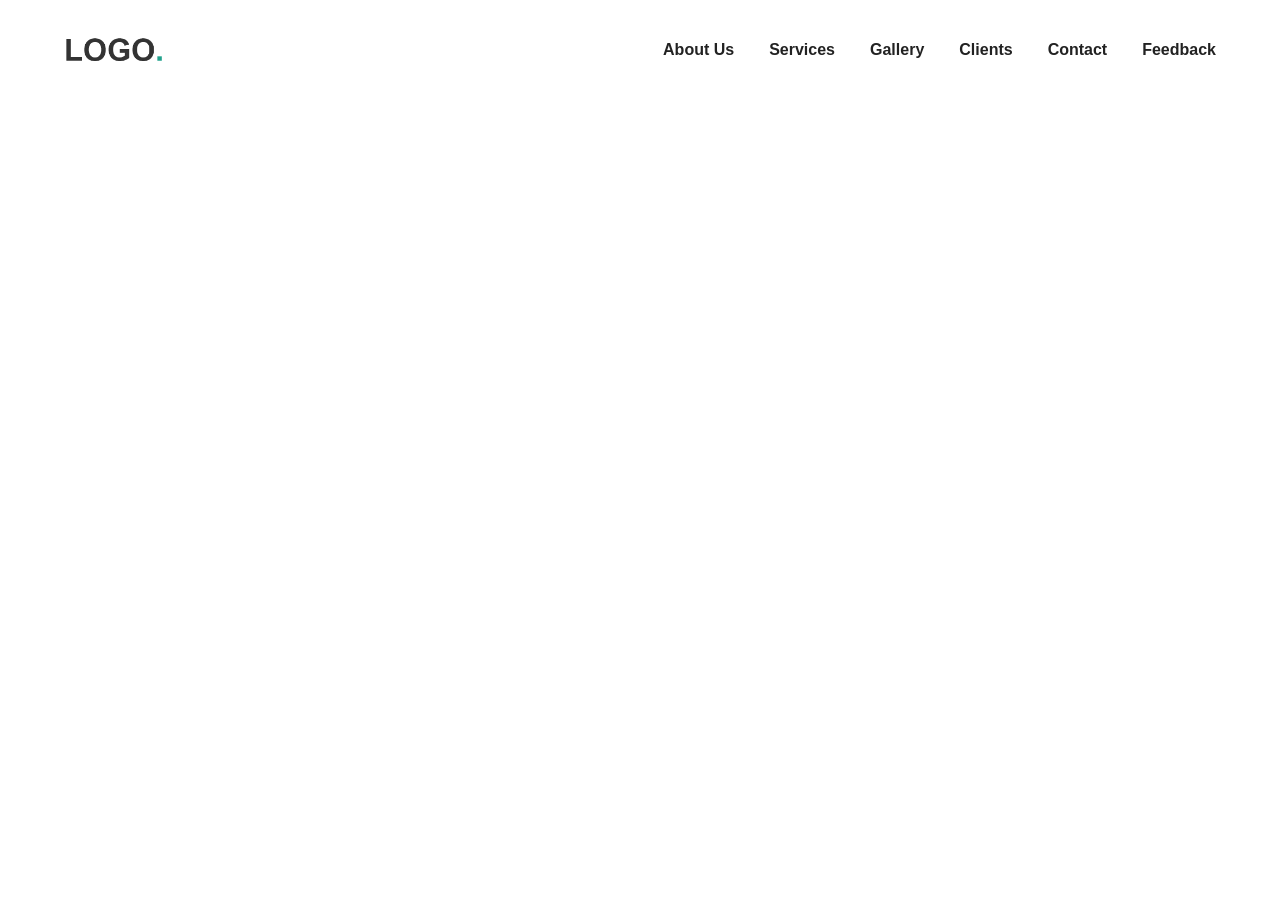
<file: hamburger-menu/index.html>
<!DOCTYPE html>
<html lang="en">
    <head>
        <meta charset="UTF-8" />
        <title>Hamburger Menu</title>
        <link rel="stylesheet" href="css/style.css" />
        <script src="js/app.js"></script>
    </head>
    <body>
        <header>
            <h1 class="left">
                <a href="#">
                    <img src="images/logo.png" alt="" />
                </a>
            </h1>
            <nav class="menu">
                <ul>
                    <li><a href="">About Us</a></li>
                    <li><a href="">Services</a></li>
                    <li><a href="">Gallery</a></li>
                    <li><a href="">Clients</a></li>
                    <li><a href="">Contact</a></li>
                    <li><a href="">Feedback</a></li>
                </ul>
            </nav>

            <a id="menu-icon">
                <img src="images/menu.svg" />
            </a>
            <nav id="mobile-menu">
                <ul>
                    <li><a href="">About Us</a></li>
                    <li><a href="">Services</a></li>
                    <li><a href="">Gallery</a></li>
                    <li><a href="">Clients</a></li>
                    <li><a href="">Contact</a></li>
                    <li><a href="">Feedback</a></li>
                </ul>
            </nav>
            <span class="close"><img src="images/close.svg" alt="" /></span>
        </header>
        <span class="overlay"></span>
    </body>
</html>
</file>
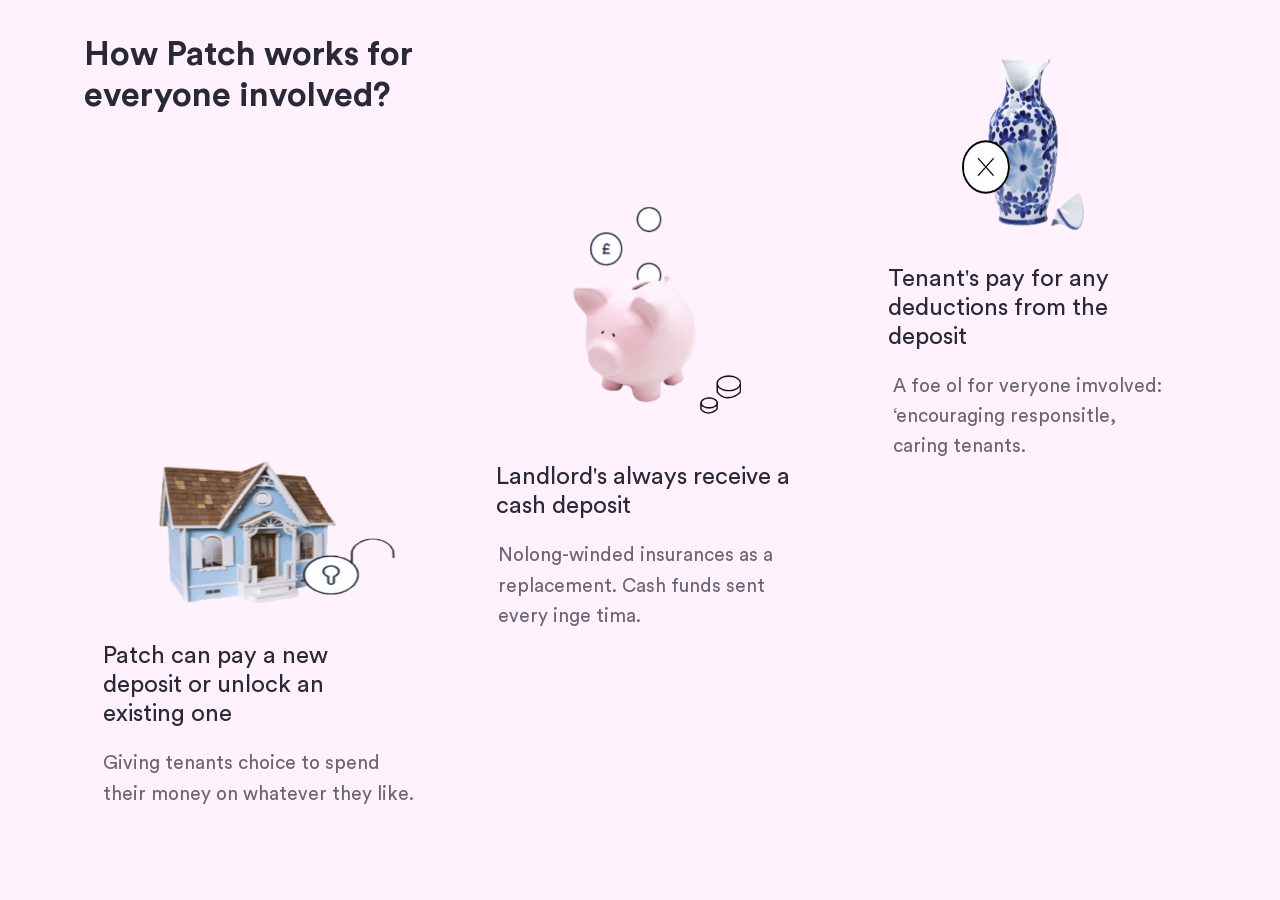
<file: main section/index.html>
<!DOCTYPE html>
<html lang="en">

<head>
	<meta charset="UTF-8">
	<title>Main Section</title>
	<link rel="stylesheet" href="css/style.css" type="text/css" />

	<link rel="icon" type="image/png" sizes="32x32" href="images/favicon.ico" />

	<meta name="viewport" content="width=device-width, initial-scale=1.0" />
	<meta property="og:image" content="" />
	<meta name="description" content="" />
	<meta name="keywords" content="" />
</head>

<body>
	<section id="main">
		<section class="wrapper">
			<div class="first-box">
				<div class="top">
					<h1>How Patch works for
						everyone involved?
					</h1>
				</div>
				<div class="bottom">
					<img src="images/image1.png" alt="image">
					<h2>Patch can pay a new deposit or
						unlock an existing one</h2>
					<p>Giving tenants choice to spend their money
						on whatever they like.</p>
				</div>
			</div>
			<div class="second-box">
				<img src="images/image2.png" alt="image">
				<h2>Landlord's always receive a cash
					deposit</h2>
				<p>Nolong-winded insurances as a
					replacement. Cash funds sent every inge
					tima.</p>
			</div>
			<div class="third-box">
				<img src="images/image3.png" alt="image">
				<h2>Tenant's pay for any deductions
					from the deposit</h2>
				<p>A foe ol for veryone imvolved:
					‘encouraging responsitle, caring tenants.</p>
			</div>
		</section>
	</section>
</body>

</html>
</file>
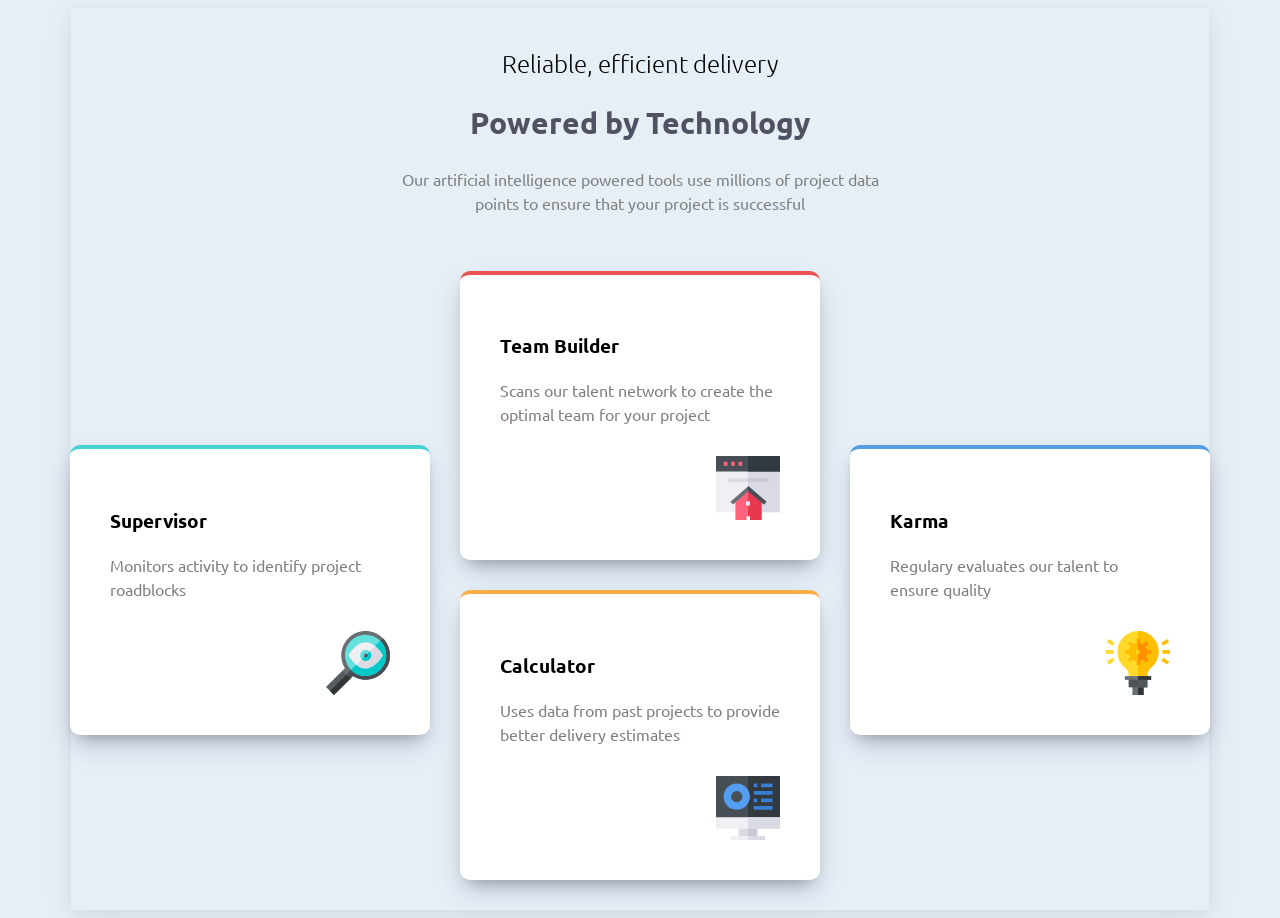
<file: 4 card features/features.html>
<!DOCTYPE html>
<html lang="en">
<head>
    <meta charset="UTF-8">
    <meta http-equiv="X-UA-Compatible" content="IE=edge">
    <meta name="viewport" content="width=device-width, initial-scale=1.0">
    <title>Features Section</title>
    <link rel="stylesheet" href="style.css">
    <!-- font imports -->
    <style>
        @import url('https://fonts.googleapis.com/css2?family=Ubuntu&display=swap');
    </style>
</head>
<body>
    <section id="features">
        <div class="wrapper">
            <div class="header">
                <h1>Reliable, efficient delivery</h1>
                <h2>Powered by Technology</h2>
                <p>Our artificial intelligence powered tools use millions of project data<br>points to ensure that your project is successful</p>
            </div>
            <div class="card-container">
                <div class="left">
                    <div class="card">
                        <h3>Supervisor</h3>
                        <p>Monitors activity to identify project roadblocks</p>
                        <div class="img-container">
                            <img src="./images/icon-supervisor.svg" alt="image">
                        </div>
                    </div>
                </div>
                <div class="middle">
                    <div class="card">
                        <h3>Team Builder</h3>
                        <p>Scans our talent network to create the optimal team for your project</p>
                        <div class="img-container">
                            <img src="./images/icon-team-builder.svg" alt="image">
                        </div>
                    </div>
                    <div class="card mid-second-card">
                        <h3>Calculator</h3>
                        <p>Uses data from past projects to provide better delivery estimates</p>
                        <div class="img-container">
                            <img src="./images/icon-calculator.svg" alt="image">
                        </div>
                    </div>
                </div>
                <div class="right">
                    <div class="card">
                        <h3>Karma</h3>
                        <p>Regulary evaluates our talent to ensure quality</p>
                        <div class="img-container">
                            <img src="./images/icon-karma.svg" alt="image">
                        </div>
                    </div>
                </div>
            </div>
        </div>
    </section>
</body>
</html>
</file>
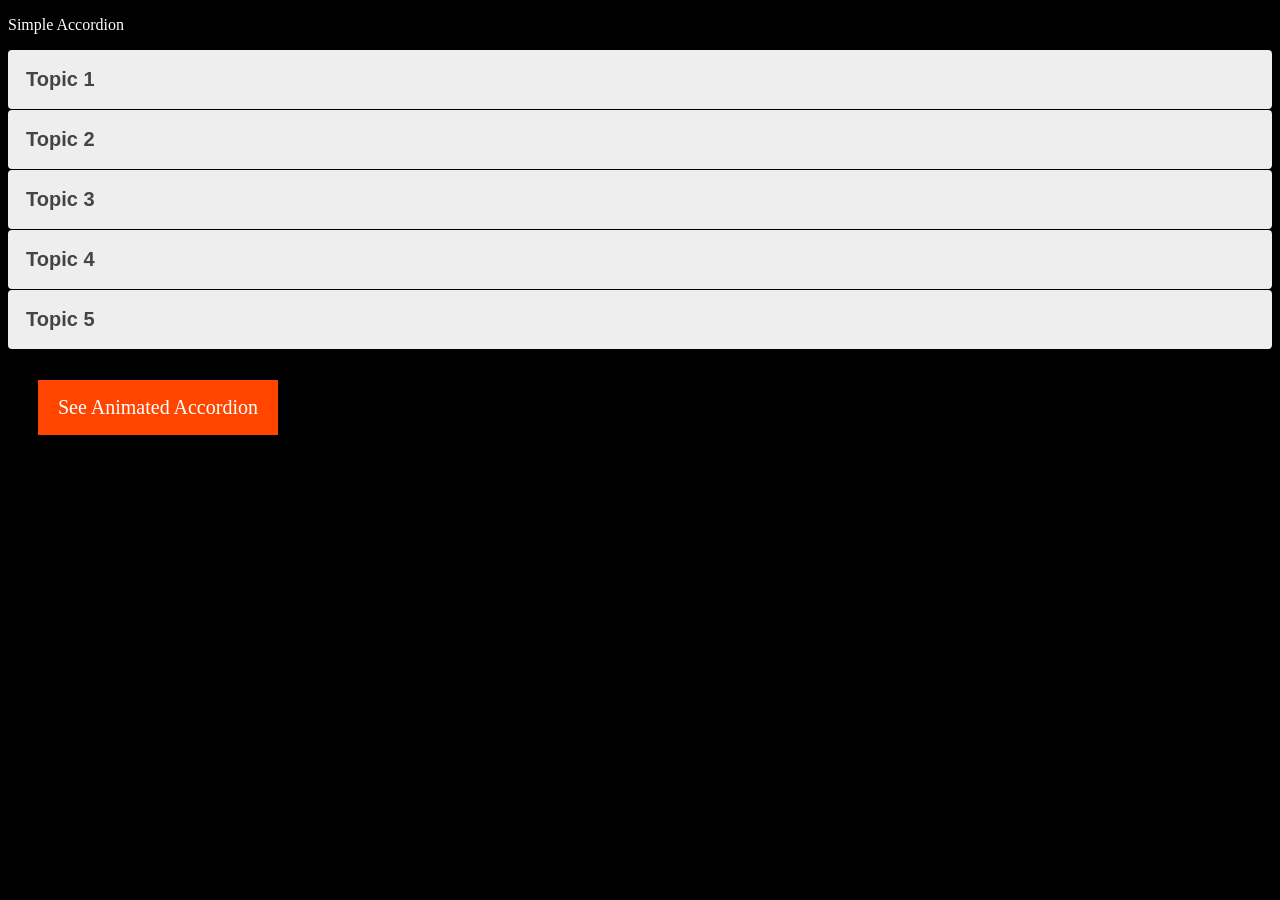
<file: accordion/accordion.html>
<!DOCTYPE html>
<html lang="en">
<head>
    <meta charset="UTF-8">
    <meta http-equiv="X-UA-Compatible" content="IE=edge">
    <meta name="viewport" content="width=device-width, initial-scale=1.0">

    <title>Accordion</title>
    <style>
        

        @import url('https://fonts.googleapis.com/css2?family=Acme&display=swap');

        body{
            color:white;
            background-color:#000;
        }


        .accordion{
            width: 100%;
            padding: 18px;
            background-color:#eee;
            color:#444;
            font-size: 20px;
            font-weight:bold;
            cursor: pointer;
            text-align: left;
            border: none;
            outline: none;
            transition: 0.4s;
            border-radius: 4px;
            margin-bottom: 1px;
        }
        .accordion:hover, .active{
            background-color: #ccc;
        }
        .content-panel{
            padding: 0 18px;
            color:rgb(227, 253, 226);
            font-size: 20px;
            background-color: rgb(37, 34, 34);
            font-family: 'Acme', sans-serif;
            display: none;
            overflow: hidden;
            border-radius: 4px;
        }

        a.button{
            display: inline-block;
            margin: 30px;
            padding: 16px 20px;
            background-color:orangered;
            color:white;
            text-decoration:none;
            font-size: 20px;
        }

    </style>
</head>
<body>
    <p>Simple Accordion</p>
    <button class="accordion">Topic 1</button>
    <div class="content-panel">
        <p>Lorem ipsum dolor sit amet, consectetur adipisicing elit, sed do eiusmod tempor incididunt ut labore et dolore magna aliqua. Ut enim ad minim veniam, quis nostrud exercitation ullamco laboris nisi ut aliquip ex ea commodo consequat.</p>
    </div>

    <button class="accordion">Topic 2</button>
    <div class="content-panel">
        <p>Lorem ipsum dolor sit amet, consectetur adipisicing elit, sed do eiusmod tempor incididunt ut labore et dolore magna aliqua. Ut enim ad minim veniam, quis nostrud exercitation ullamco laboris nisi ut aliquip ex ea commodo consequat.</p>
    </div>

    <button class="accordion">Topic 3</button>
    <div class="content-panel">
        <p>Lorem ipsum dolor sit amet, consectetur adipisicing elit, sed do eiusmod tempor incididunt ut labore et dolore magna aliqua. Ut enim ad minim veniam, quis nostrud exercitation ullamco laboris nisi ut aliquip ex ea commodo consequat.</p>
    </div>

    <button class="accordion">Topic 4</button>
    <div class="content-panel">
        <p>Lorem ipsum dolor sit amet, consectetur adipisicing elit, sed do eiusmod tempor incididunt ut labore et dolore magna aliqua. Ut enim ad minim veniam, quis nostrud exercitation ullamco laboris nisi ut aliquip ex ea commodo consequat.</p>
    </div>

    <button class="accordion">Topic 5</button>
    <div class="content-panel">
        <p>Lorem ipsum dolor sit amet, consectetur adipisicing elit, sed do eiusmod tempor incididunt ut labore et dolore magna aliqua. Ut enim ad minim veniam, quis nostrud exercitation ullamco laboris nisi ut aliquip ex ea commodo consequat.</p>
    </div>

    <a href="animated-accordion.html" class="button">See Animated Accordion</a>

    <script>

        let accordion = document.getElementsByClassName("accordion");
        
        let i;

        for (i=0;i<accordion.length;i++){

            accordion[i].addEventListener("click", function(){

                 /* Toggle between adding and removing the "active" class,
                to highlight the button that controls the panel */
                this.classList.toggle("active");

                /* Toggle between hiding and showing the active panel */
                let content_panel = this.nextElementSibling;

                if(content_panel.style.display=="block"){
                    content_panel.style.display="none";
                }else{
                    content_panel.style.display="block";
                }
            });
        }

    </script>

</body>
</html>
</file>
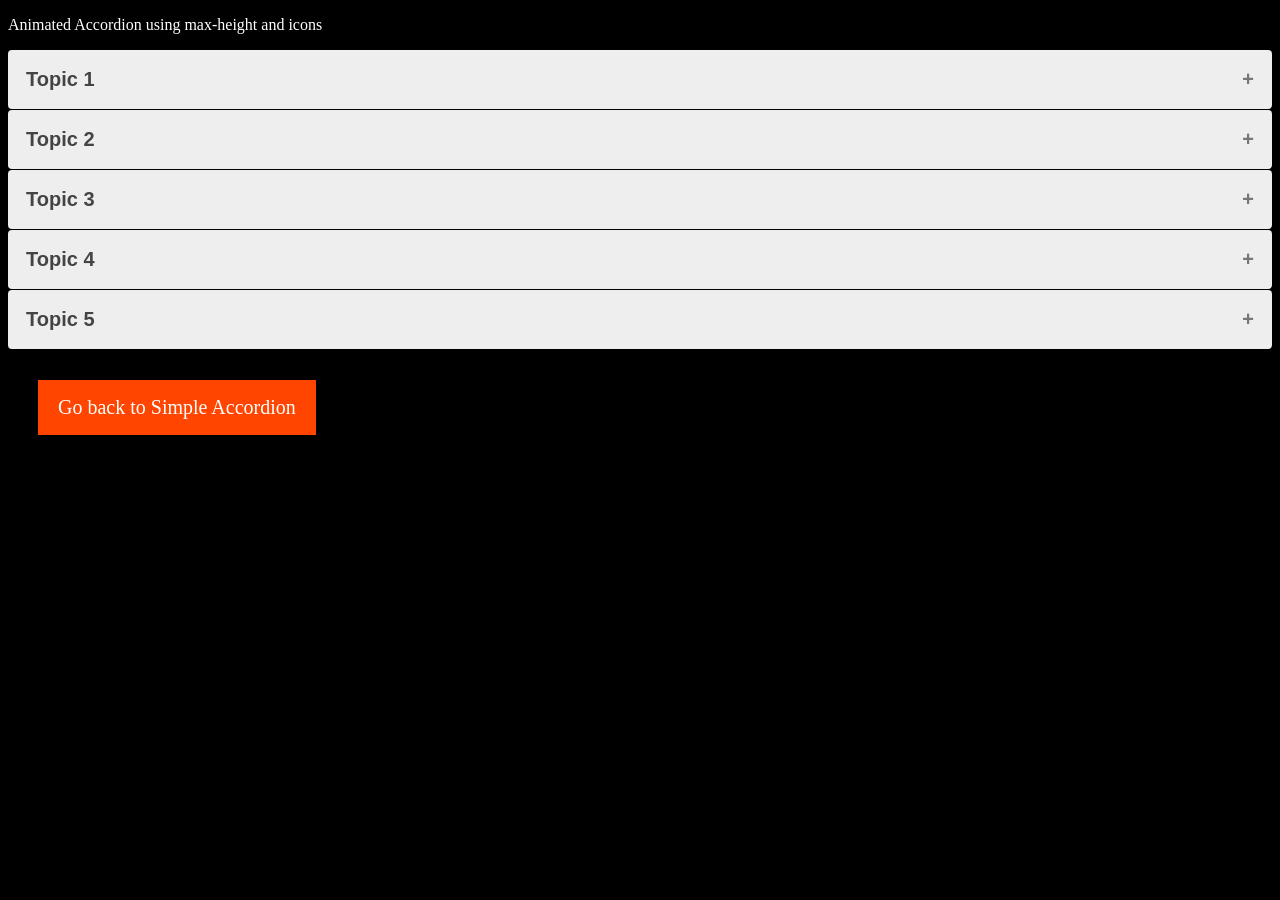
<file: accordion/animated-accordion.html>
<!DOCTYPE html>
<html lang="en">
<head>
    <meta charset="UTF-8">
    <meta http-equiv="X-UA-Compatible" content="IE=edge">
    <meta name="viewport" content="width=device-width, initial-scale=1.0">

    <title>Animated Accordion</title>
    <style>
        

        @import url('https://fonts.googleapis.com/css2?family=Acme&display=swap');

        body{
            color:white;
            background-color:#000;
        }


        .accordion{
            width: 100%;
            padding: 18px;
            background-color:#eee;
            color:#444;
            font-size: 20px;
            font-weight:bold;
            cursor: pointer;
            text-align: left;
            border: none;
            outline: none;
            transition: 0.4s;
            border-radius: 4px;
            margin-bottom: 1px;
        }
        .accordion:hover, .active{
            background-color: #ccc;
        }
        .accordion:after{
            content:'\002B';
            color: #777;
            font-weight: bold;
            float: right;
        }
        .active:after{
            content:'\2212';
        }
        .content-panel{
            padding: 0 18px;
            color:rgb(227, 253, 226);
            font-size: 20px;
            background-color: rgb(37, 34, 34);
            font-family: 'Acme', sans-serif;
            border-radius: 4px;
            max-height:0;
            overflow: hidden;
            transition: max-height 0.2s ease-out;
        }

        a.button{
            display: inline-block;
            margin: 30px;
            padding: 16px 20px;
            background-color:orangered;
            color:white;
            text-decoration:none;
            font-size: 20px;
        }

    </style>
</head>
<body>
    <p>Animated Accordion using max-height and icons</p>
    <button class="accordion">Topic 1</button>
    <div class="content-panel">
        <p>Lorem ipsum dolor sit amet, consectetur adipisicing elit, sed do eiusmod tempor incididunt ut labore et dolore magna aliqua. Ut enim ad minim veniam, quis nostrud exercitation ullamco laboris nisi ut aliquip ex ea commodo consequat.</p>
    </div>

    <button class="accordion">Topic 2</button>
    <div class="content-panel">
        <p>Lorem ipsum dolor sit amet, consectetur adipisicing elit, sed do eiusmod tempor incididunt ut labore et dolore magna aliqua. Ut enim ad minim veniam, quis nostrud exercitation ullamco laboris nisi ut aliquip ex ea commodo consequat.</p>
    </div>

    <button class="accordion">Topic 3</button>
    <div class="content-panel">
        <p>Lorem ipsum dolor sit amet, consectetur adipisicing elit, sed do eiusmod tempor incididunt ut labore et dolore magna aliqua. Ut enim ad minim veniam, quis nostrud exercitation ullamco laboris nisi ut aliquip ex ea commodo consequat.</p>
    </div>

    <button class="accordion">Topic 4</button>
    <div class="content-panel">
        <p>Lorem ipsum dolor sit amet, consectetur adipisicing elit, sed do eiusmod tempor incididunt ut labore et dolore magna aliqua. Ut enim ad minim veniam, quis nostrud exercitation ullamco laboris nisi ut aliquip ex ea commodo consequat.</p>
    </div>

    <button class="accordion">Topic 5</button>
    <div class="content-panel">
        <p>Lorem ipsum dolor sit amet, consectetur adipisicing elit, sed do eiusmod tempor incididunt ut labore et dolore magna aliqua. Ut enim ad minim veniam, quis nostrud exercitation ullamco laboris nisi ut aliquip ex ea commodo consequat.</p>
    </div>

    <a href="accordion.html" class="button">Go back to Simple Accordion</a>

    <script>

        let accordion = document.getElementsByClassName("accordion");
        
        let i;

        for (i=0;i<accordion.length;i++){

            accordion[i].addEventListener("click", function(){

            
                this.classList.toggle("active");

                let content_panel = this.nextElementSibling;

                if(content_panel.style.maxHeight){
                    content_panel.style.maxHeight = null;
                }else{
                    content_panel.style.maxHeight = content_panel.scrollHeight + "px"; 
                }
            });
        }

    </script>

</body>
</html>
</file>
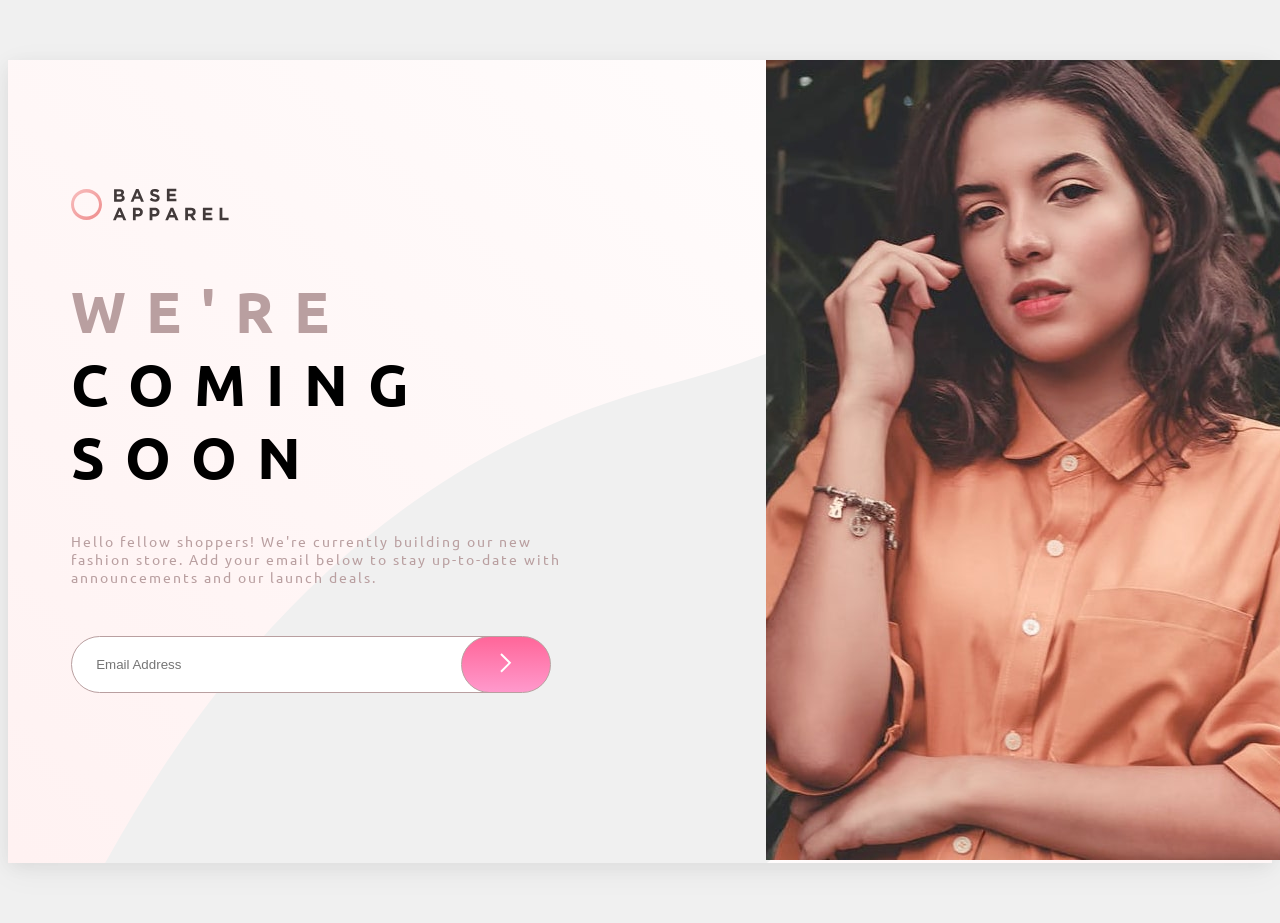
<file: coming soon page/coming-soon.html>
<!DOCTYPE html>
<html lang="en">
<head>
    <meta charset="UTF-8">
    <meta http-equiv="X-UA-Compatible" content="IE=edge">
    <meta name="viewport" content="width=device-width, initial-scale=1.0">
    <title>Coming Soon Page</title>
    <link rel="stylesheet" href="style.css">
    <!-- font imports -->
    <style>
        @import url('https://fonts.googleapis.com/css2?family=Ubuntu&display=swap');
    </style>
</head>
<body>
    <div class="main">
        <div class="wrapper">
            <div class="left">
                <h1><a href="#"><img src="./images/logo.svg" alt="logo"></a></h1>
                <h1><span>WE'RE<br></span>COMING<br>SOON<br></h1>
                <p>Hello fellow shoppers! We're currently building our new fashion store. 
                    Add your email below to stay up-to-date with announcements and our launch deals.
                </p>
                <div class="form-container">
                    <input type="text" name="email" placeholder="Email Address" value="">
                    <a href="#" class="button"><img src="./images/icon-arrow.svg" alt=""></a>
                </div>
            </div>
            <div class="right">
                <img src="./images/hero-desktop.jpg" alt="image">
            </div>
        </div>
    </div>
</body>
</html>
</file>
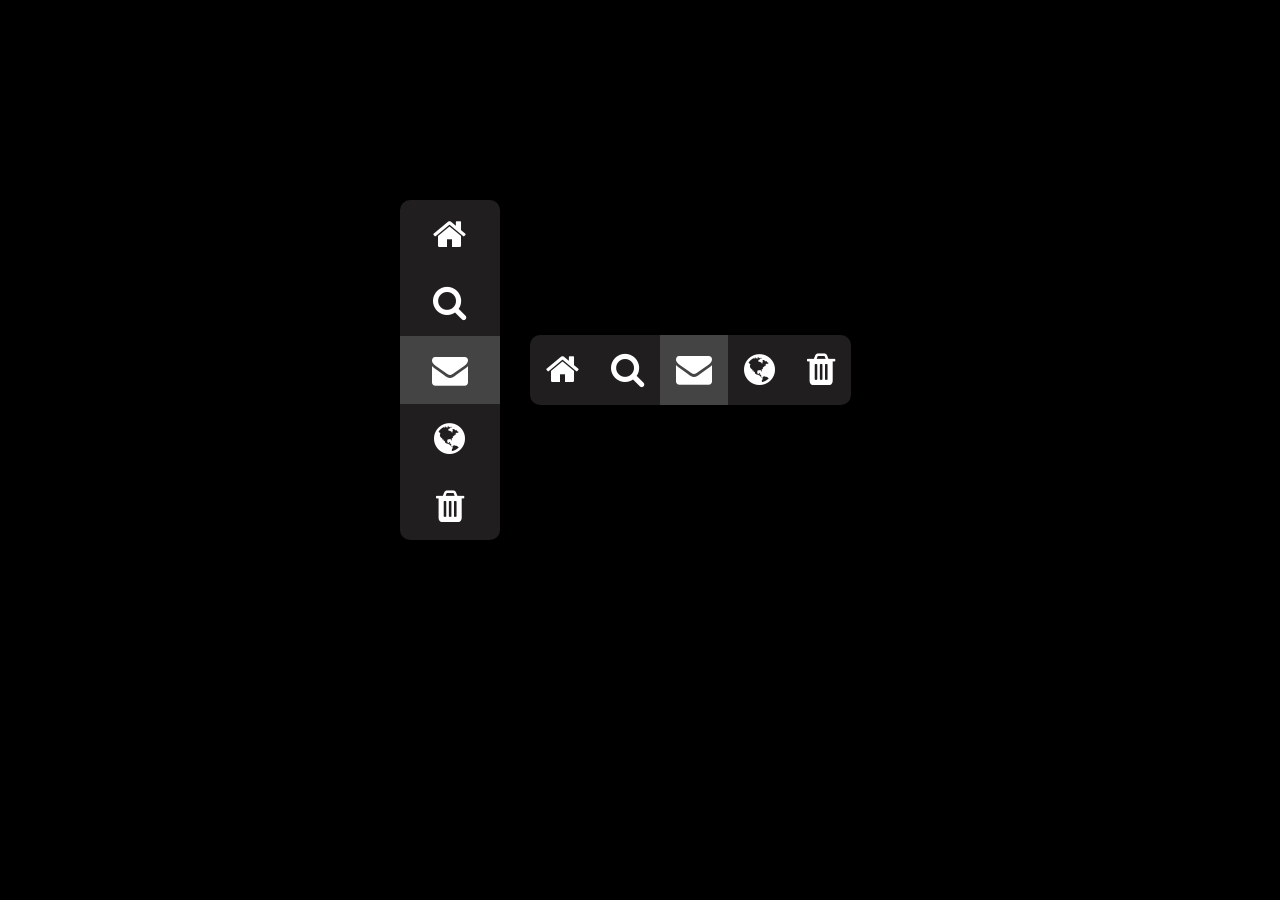
<file: icon-bar/iconbar.html>
<!DOCTYPE html>
<html lang="en">
<head>
    <meta charset="UTF-8">
    <meta http-equiv="X-UA-Compatible" content="IE=edge">
    <meta name="viewport" content="width=device-width, initial-scale=1.0">
    <title>Icon Bar</title>
    <!-- Add icon library -->
    <link rel="stylesheet" href="https://cdnjs.cloudflare.com/ajax/libs/font-awesome/4.7.0/css/font-awesome.min.css">
    <style>
        body{
            background-color: #000;
            display: flex;
            margin: 200px auto;
            justify-content: center;
            align-items: center;
        }
     
        .icon-bar{
            background-color:rgb(32, 30, 30);
            border-radius: 10px;
            margin-right: 30px;
        }

        .icon-bar a {
            color:rgb(255, 255, 255);
            font-size: 36px;
            display: flex;
            flex-direction: column;
            text-decoration: none;
            padding:16px;
            text-align: center;
            transition: all 0.3s ease;
        }
        .icon-bar a:hover{
            background-color:rgba(110, 110, 90, 0.945);
        }
        .icon-bar a.active{
            background-color:#444;
        }
        .vertical{
            display: flex;
            flex-direction: column;
            width: 100px;

        }
        .horizontal{
            display: flex;
            height:70px;
        }
    </style>
</head>
<body>
    <div class="icon-bar vertical">
        <a href="#"><i class="fa fa-home"></i></a>
        <a href="#"><i class="fa fa-search"></i></a>
        <a href="#" class="active"><i class="fa fa-envelope"></i></a>
        <a href="#"><i class="fa fa-globe"></i></a>
        <a href="#"><i class="fa fa-trash"></i></a>
    </div>
    <div class="icon-bar horizontal">
        <a href="#"><i class="fa fa-home"></i></a>
        <a href="#"><i class="fa fa-search"></i></a>
        <a href="#" class="active"><i class="fa fa-envelope"></i></a>
        <a href="#"><i class="fa fa-globe"></i></a>
        <a href="#"><i class="fa fa-trash"></i></a>
    </div>
</body>
</html>
</file>
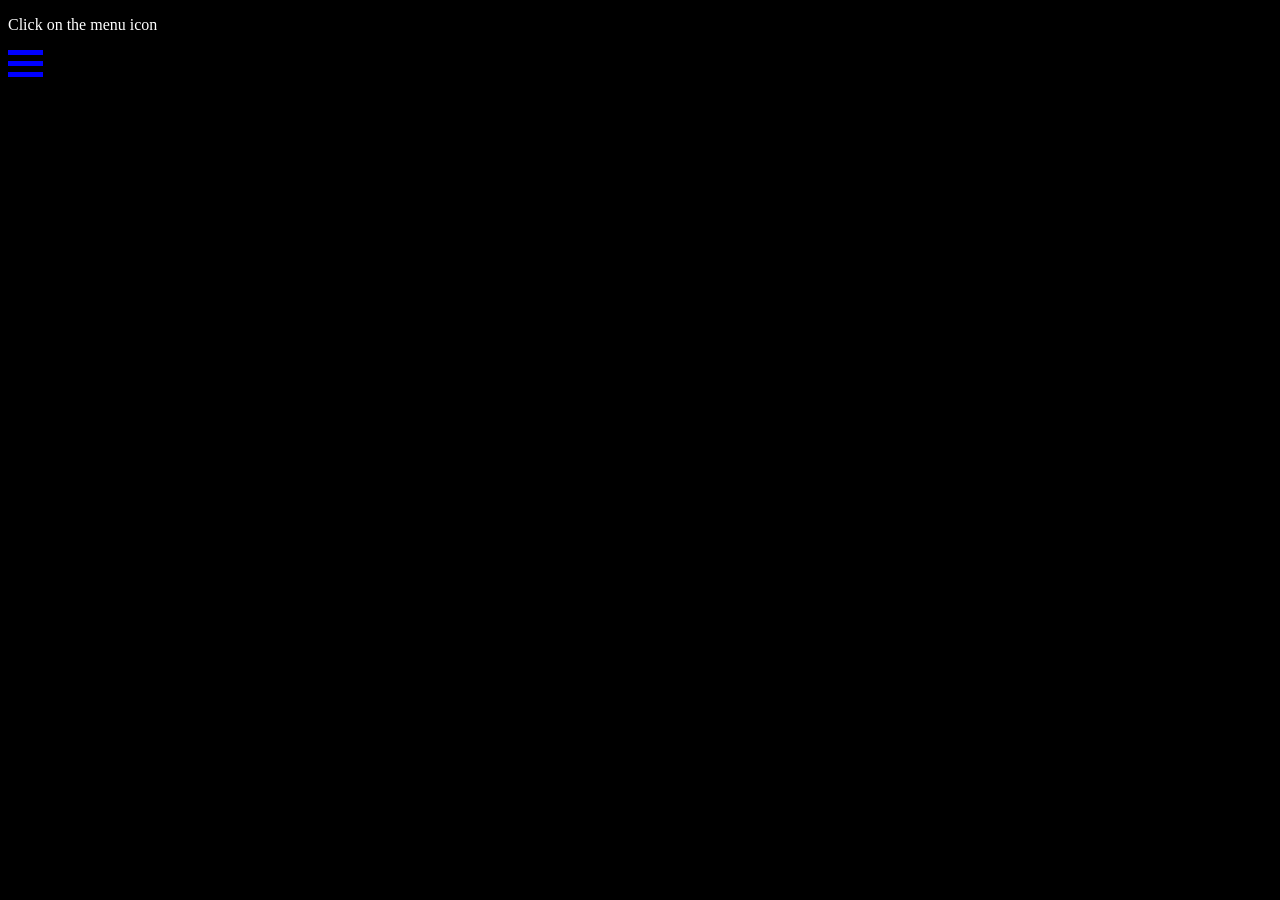
<file: menu icon/animated-menu-icon.html>
<!DOCTYPE html>
<html lang="en">
<head>
    <meta charset="UTF-8">
    <meta http-equiv="X-UA-Compatible" content="IE=edge">
    <meta name="viewport" content="width=device-width, initial-scale=1.0">
    <title>Menu Icon</title>
    <style>
        body{
            color: white;
            background-color:#000;
        }
        .container{
            cursor: pointer;
        }
        .bar1,.bar2,.bar3{
            width: 35px;
            height: 5px;
            background-color: blue;
            margin:6px 0;
            transition: 0.4s;
        }
        .change .bar1{
            transform: rotate(-45deg) translate(-9px, 6px);
        }
        .change .bar2{
            opacity: 0;
        }
        .change .bar3{
            transform: rotate(45deg) translate(-8px, -8px);
        }
    </style>
</head>
<body>
    <p>Click on the menu icon</p>
    <div class="container" onclick="myFunction(this)">
        <div class="bar1"></div>
        <div class="bar2"></div>
        <div class="bar3"></div>
    </div>

    <script>
        function myFunction(x) {
          x.classList.toggle("change");
        }
    </script>
</body>
</html>
</file>
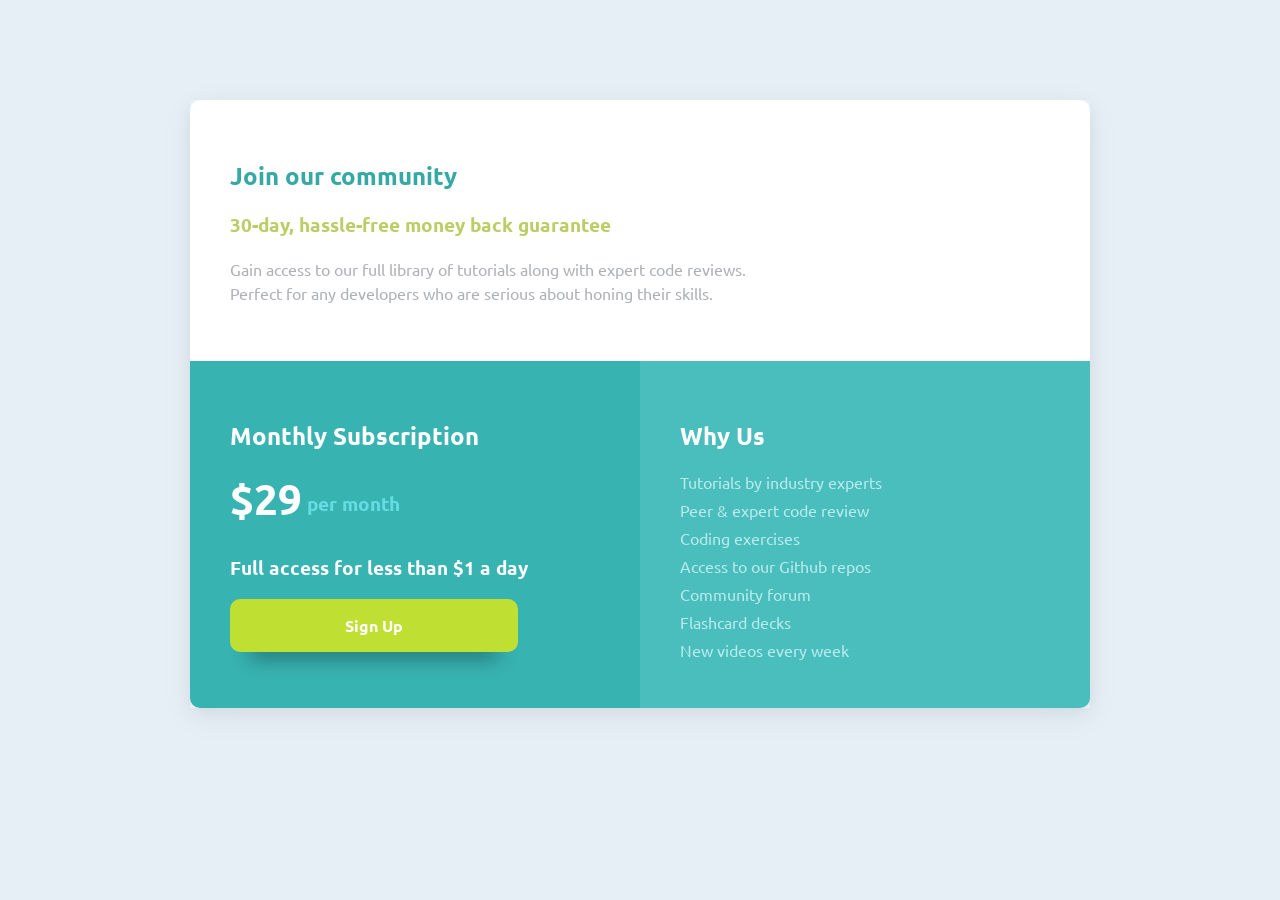
<file: price/price.html>
<!DOCTYPE html>
<html lang="en">
<head>
    <meta charset="UTF-8">
    <meta http-equiv="X-UA-Compatible" content="IE=edge">
    <meta name="viewport" content="width=device-width, initial-scale=1.0">
    <title>Price Section</title>
    <link rel="stylesheet" href="style.css">
    <!-- font imports -->
    <style>
        @import url('https://fonts.googleapis.com/css2?family=Ubuntu&display=swap');
    </style>
</head>
<body>
    <section id="price">
        <div class="wrapper">
            <div class="top">
                <h2>Join our community</h2>
                <h3>30-day, hassle-free money back guarantee</h3>
                <p>Gain access to our full library of tutorials along with expert code reviews.<br>Perfect for any developers who are serious about honing their skills.</p>
            </div>
            <div class="bottom">
                <div class="left">
                    <h2>Monthly Subscription</h2>
                    <div class="price-title">
                        <span>$29</span>
                        <h3>&nbsp;per month</h3>
                    </div>
                    <h3>Full access for less than $1 a day</h3>
                    <a href="#" class="button">Sign Up</a>
                </div>
                <div class="right">
                    <h2>Why Us</h2>
                    
                    <li>Tutorials by industry experts</li>
                    <li>Peer & expert code review</li>
                    <li>Coding exercises</li>
                    <li>Access to our Github repos</li>
                    <li>Community forum</li>
                    <li>Flashcard decks</li>
                    <li>New videos every week</li>
                    
                </div>
            </div>
        </div>
    </section>
</body>
</html>
</file>
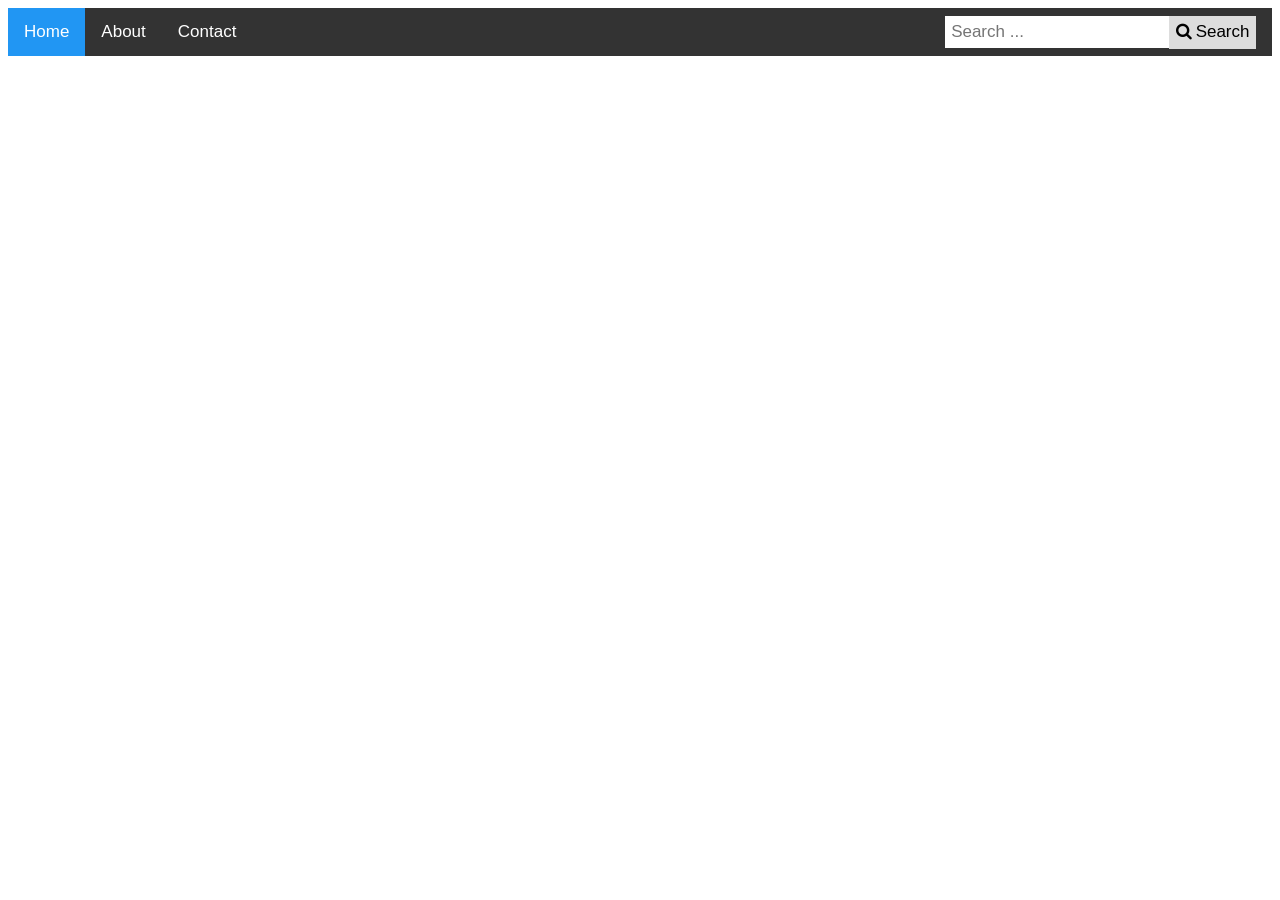
<file: search/search-bar.html>
<!DOCTYPE html>
<html lang="en">
<head>
    <meta charset="UTF-8">
    <meta http-equiv="X-UA-Compatible" content="IE=edge">
    <meta name="viewport" content="width=device-width, initial-scale=1.0">
    <link rel="stylesheet" href="https://cdnjs.cloudflare.com/ajax/libs/font-awesome/4.7.0/css/font-awesome.min.css">
    <title>Search Bar</title>
    <style>
        .top-nav{
            background-color: #333;
            overflow: hidden;
        }
        .top-nav a{
            float:left;
            display: block;
            color:white;
            text-align: center;
            padding: 14px 16px;
            text-decoration: none;
            font-size: 17px;
            font-family: 'Segoe UI', Tahoma, Geneva, Verdana, sans-serif;
        }
        .top-nav a:hover {
            background-color: #ddd;
            color: black;
        }

        .top-nav a.active {
            background-color: #2196F3;
            color: white;
        }
        .top-nav .search-container{
            float: right;
        }
        .top-nav input[type=text]{
            padding: 6px;
            margin-top: 8px;
            font-size: 17px;
            border: none;
            font-family: Verdana, Geneva, Tahoma, sans-serif
        }
        .top-nav .search-container button{
            float: right;
            padding: 6.5px;
            margin-top: 7.6px;
            margin-right: 16px;
            background: #ddd;
            font-size: 17px;
            border: none;
            cursor: pointer;
        }

        .top-nav .search-container button i span{
            font-family: 'Segoe UI', Tahoma, Geneva, Verdana, sans-serif;
        }
        .topnav .search-container button:hover {
            background: #ccc;
        }

        @media screen and (max-width: 600px) {
            .top-nav .search-container{
                float: none;
            }
            .top-nav a, .top-nav input[type=text], .top-nav .search-container button {
                float: none;
                display: block;
                text-align: left;
                margin: 0;
                width: 100%;
                padding: 14px;
            }
            .top-nav input[type=text] {
                border: 1px solid #ccc;
            }
        }
    </style>
</head>
<body>
    <div class="top-nav">
        <a href="#home" class="active">Home</a>
        <a href="#about">About</a>
        <a href="contact">Contact</a>
        <div class="search-container">
            <form action="/action_page.php" name="search-form">
                <input type="text" name="search" placeholder="Search ...">
                <button type="submit"><i class="fa fa-search"> <span>Search</span></i></button>
            </form>
        </div>
    </div>
</body>
</html>
</file>
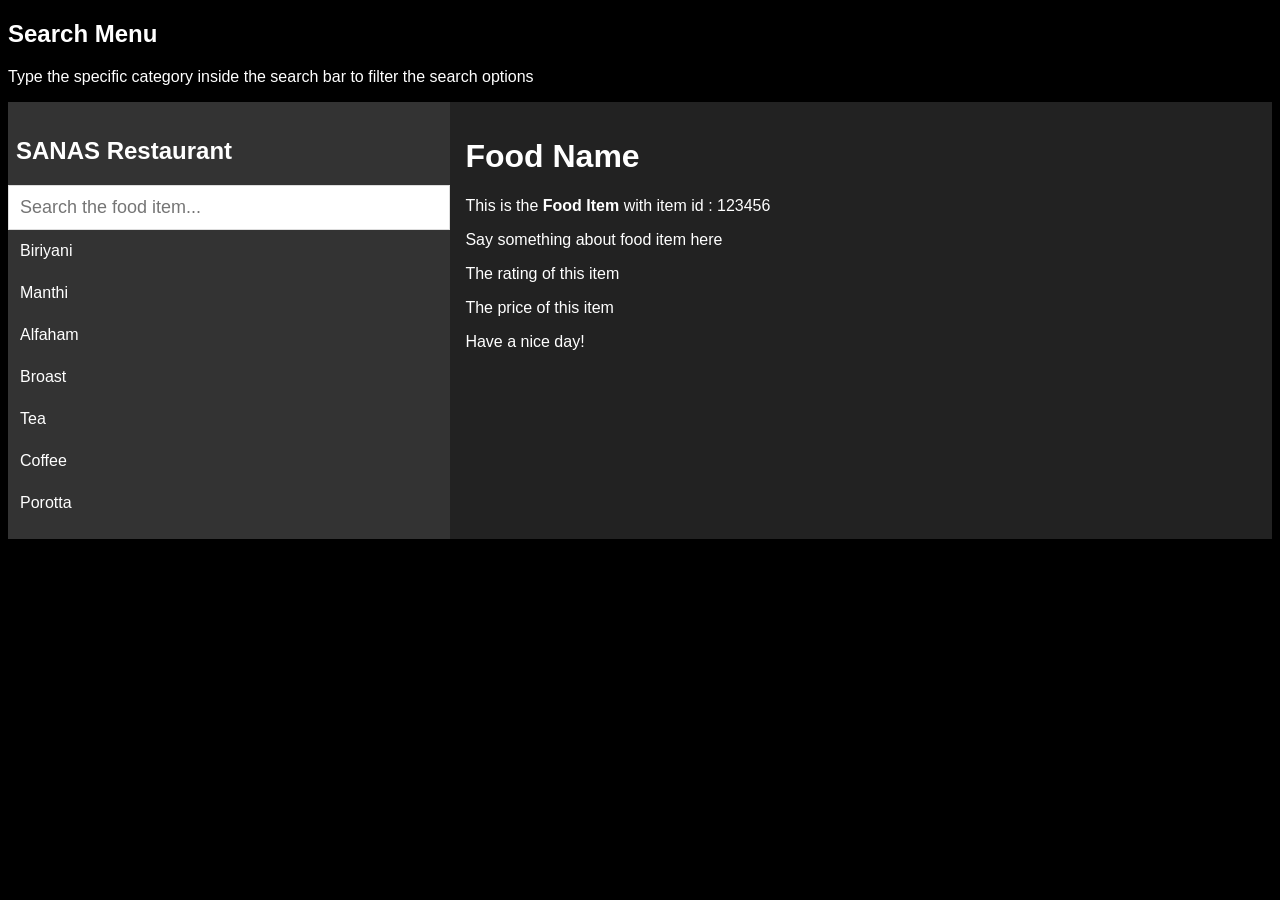
<file: search/search-menu.html>
<!DOCTYPE html>
<html lang="en">
<head>
    <meta charset="UTF-8">
    <meta http-equiv="X-UA-Compatible" content="IE=edge">
    <meta name="viewport" content="width=device-width, initial-scale=1.0">
    <title>Search Menu</title>
	<style>
		body {
			font-family: Arial, Helvetica, sans-serif;
			background: #000;
			color: white;
		}

		* {
			box-sizing: border-box;
		}
		.row{
			display: flex;
		}
		.left{
			flex: 35%;
			padding: 15px 0;
			background-color: #333;
			color:white;
		}
		.left h2{
			padding-left: 8px;
		}
		.right{
			flex: 65%;
			padding: 15px;
			background-color: #222;
			color:white;
		}
		#search{
			width: 100%;
			padding: 11px;
			font-size: 18px;
			border: 1px solid #ddd;
		}
		#menu{
			list-style: none;
			padding: 0;
			margin: 0;
		}
		#menu li a{
			padding: 12px;
			text-decoration: none;
			color:white;
			display: flex;
			flex-direction: column;
		}
		#menu li a:hover {
			background-color: #eee;
		}

	</style>
</head>
<body>
    <h2>Search Menu</h2>
    <p>Type the specific category inside the search bar to filter the search options</p>

    <div class="row">
        <div class="left">
            <h2>SANAS Restaurant</h2>
            <input type="text" id="search" onkeyup="searchFunction()" placeholder="Search the food item..." title="Type in a category">
            <ul id="menu">
                <li><a href="#">Biriyani</a></li>
                <li><a href="#">Manthi</a></li>
                <li><a href="#">Alfaham</a></li>
				<li><a href="#">Broast</a></li>
				<li><a href="#">Tea</a></li>
				<li><a href="#">Coffee</a></li>
				<li><a href="#">Porotta</a></li>
            </ul>
        </div>
		<div class="right">
			<h1>Food Name</h1>
			<p>This is the <b>Food Item </b>with item id : 123456  <strong></strong></product>
			<p>Say something about food item here</p>
			<p>The rating of this item</p>
			<p>The price of this item</p>
			<p>Have a nice day!</p>
		</div>
    </div>

	<script>
		function searchFunction(){
			var input, filter, ul, li, a, i;
			input = document.getElementById('search');
			filter = input.value.toUpperCase();
			ul = document.getElementById('menu');
			li = document.getElementsByTagName('li');

			for (i=0; i<li.length; i++){
				a = li[i].getElementsByTagName("a")[0];
				if(a.innerHTML.toUpperCase().indexOf(filter) > -1){
					li[i].style.display = "";
				}else{
					li[i].style.display = "none";
				}
			}
		}
	</script>

</body>
</html>
</file>
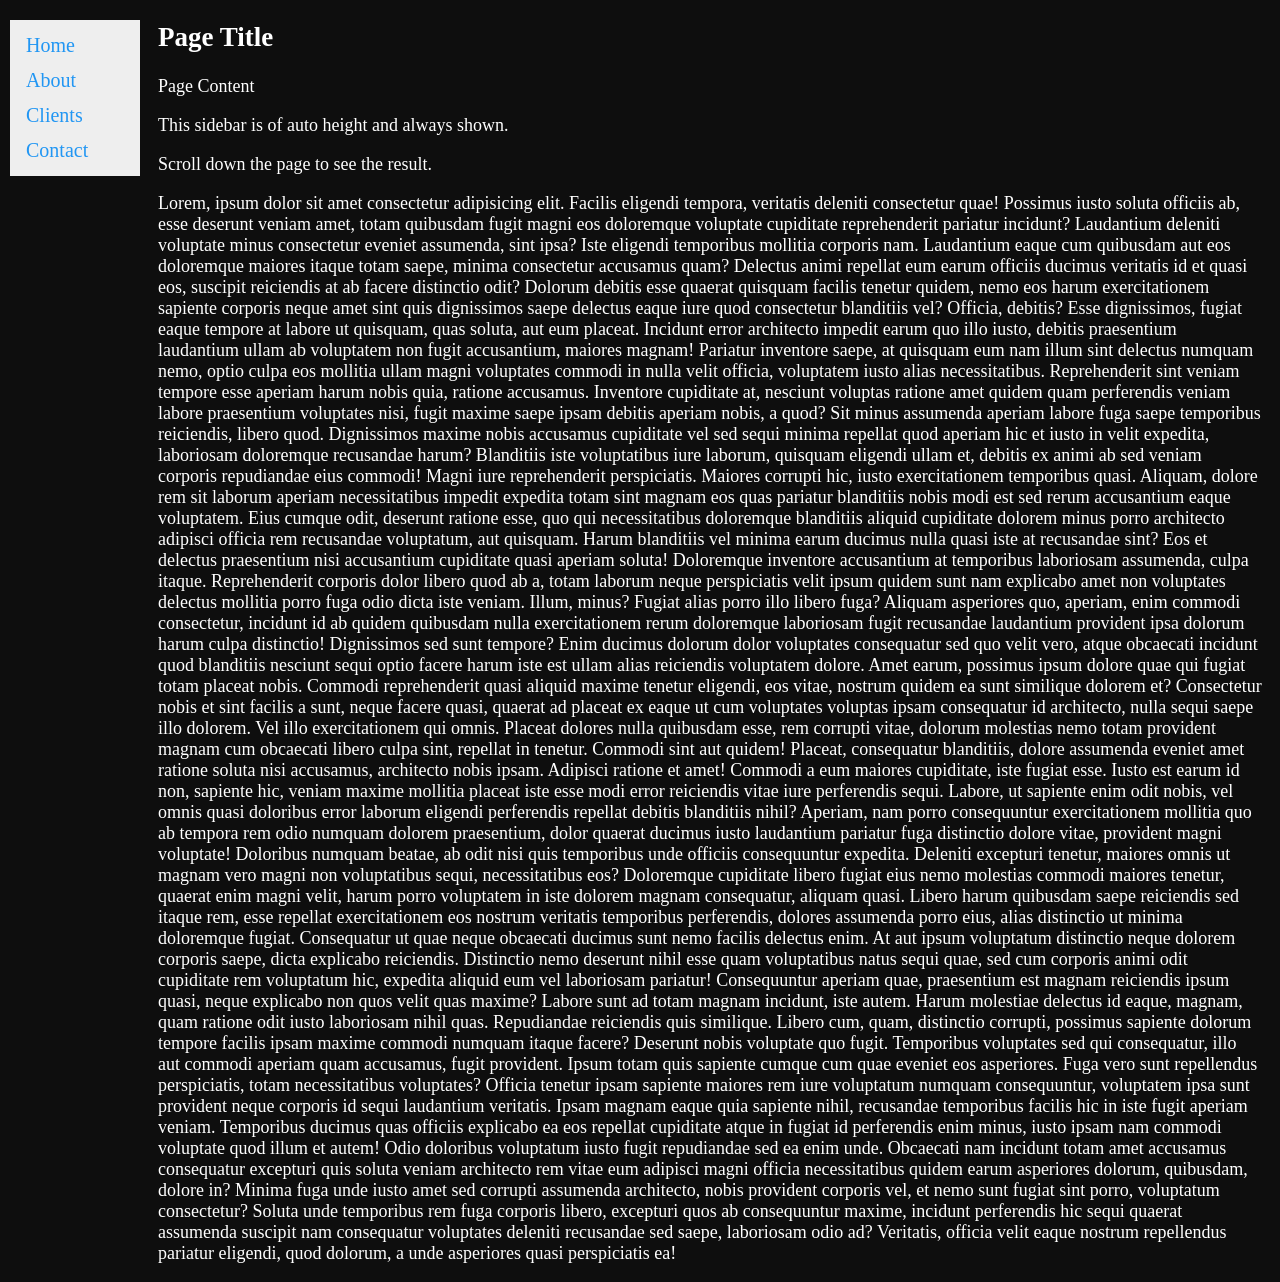
<file: sidebar/fixed-sidebar-auto-height.html>
<!DOCTYPE html>
<html lang="en">
<head>
    <meta charset="UTF-8">
    <meta http-equiv="X-UA-Compatible" content="IE=edge">
    <meta name="viewport" content="width=device-width, initial-scale=1.0">
    <title>Fixed Sidebar with Auto Height</title>
    <style>
        body {
            font-family:'Trebuchet MS';
            background: #0e0e0e;
            color: white;
        }
        .sidenav{
            width: 130px;
            position: fixed;
            z-index: 1;
            top: 20px;
            left: 10px;
            background-color: #eee;
            overflow-x: hidden;
            padding: 8px 0;
        }
        .sidenav a{
            padding: 6px 8px 6px 16px;
            display: block;
            color:#2196F3;
            font-size: 20px;
            text-decoration: none;
        }
        .sidenav a:hover {
            color: #064579;
        }
        .main{
            margin-left: 140px;   /* same width as sidebar + left position in px */
            font-size: 18px;
            padding:0 10px;
        }
        @media screen and (max-width:450px){
            .sidenav {
                padding-top: 15px;
            }
            .sidenav a{
                font-size:18px;
            }
        }

        
    </style>
</head>
<body>
    <div class="sidenav">
        <a href="#home">Home</a>
        <a href="#about">About</a>
        <a href="#clients">Clients</a>
        <a href="#contact">Contact</a>
    </div>
    <div class="main">
        <h2>Page Title</h2>
        <p>Page Content</p>
        <p>This sidebar is of auto height and always shown.</p>
        <p>Scroll down the page to see the result.</p>
        <p>Lorem, ipsum dolor sit amet consectetur adipisicing elit. Facilis eligendi tempora, veritatis deleniti consectetur quae! Possimus iusto soluta officiis ab, esse deserunt veniam amet, totam quibusdam fugit magni eos doloremque voluptate cupiditate reprehenderit pariatur incidunt? Laudantium deleniti voluptate minus consectetur eveniet assumenda, sint ipsa? Iste eligendi temporibus mollitia corporis nam. Laudantium eaque cum quibusdam aut eos doloremque maiores itaque totam saepe, minima consectetur accusamus quam? Delectus animi repellat eum earum officiis ducimus veritatis id et quasi eos, suscipit reiciendis at ab facere distinctio odit? Dolorum debitis esse quaerat quisquam facilis tenetur quidem, nemo eos harum exercitationem sapiente corporis neque amet sint quis dignissimos saepe delectus eaque iure quod consectetur blanditiis vel? Officia, debitis? Esse dignissimos, fugiat eaque tempore at labore ut quisquam, quas soluta, aut eum placeat. Incidunt error architecto impedit earum quo illo iusto, debitis praesentium laudantium ullam ab voluptatem non fugit accusantium, maiores magnam! Pariatur inventore saepe, at quisquam eum nam illum sint delectus numquam nemo, optio culpa eos mollitia ullam magni voluptates commodi in nulla velit officia, voluptatem iusto alias necessitatibus. Reprehenderit sint veniam tempore esse aperiam harum nobis quia, ratione accusamus. Inventore cupiditate at, nesciunt voluptas ratione amet quidem quam perferendis veniam labore praesentium voluptates nisi, fugit maxime saepe ipsam debitis aperiam nobis, a quod? Sit minus assumenda aperiam labore fuga saepe temporibus reiciendis, libero quod. Dignissimos maxime nobis accusamus cupiditate vel sed sequi minima repellat quod aperiam hic et iusto in velit expedita, laboriosam doloremque recusandae harum? Blanditiis iste voluptatibus iure laborum, quisquam eligendi ullam et, debitis ex animi ab sed veniam corporis repudiandae eius commodi! Magni iure reprehenderit perspiciatis. Maiores corrupti hic, iusto exercitationem temporibus quasi. Aliquam, dolore rem sit laborum aperiam necessitatibus impedit expedita totam sint magnam eos quas pariatur blanditiis nobis modi est sed rerum accusantium eaque voluptatem. Eius cumque odit, deserunt ratione esse, quo qui necessitatibus doloremque blanditiis aliquid cupiditate dolorem minus porro architecto adipisci officia rem recusandae voluptatum, aut quisquam. Harum blanditiis vel minima earum ducimus nulla quasi iste at recusandae sint? Eos et delectus praesentium nisi accusantium cupiditate quasi aperiam soluta! Doloremque inventore accusantium at temporibus laboriosam assumenda, culpa itaque. Reprehenderit corporis dolor libero quod ab a, totam laborum neque perspiciatis velit ipsum quidem sunt nam explicabo amet non voluptates delectus mollitia porro fuga odio dicta iste veniam. Illum, minus? Fugiat alias porro illo libero fuga? Aliquam asperiores quo, aperiam, enim commodi consectetur, incidunt id ab quidem quibusdam nulla exercitationem rerum doloremque laboriosam fugit recusandae laudantium provident ipsa dolorum harum culpa distinctio! Dignissimos sed sunt tempore? Enim ducimus dolorum dolor voluptates consequatur sed quo velit vero, atque obcaecati incidunt quod blanditiis nesciunt sequi optio facere harum iste est ullam alias reiciendis voluptatem dolore. Amet earum, possimus ipsum dolore quae qui fugiat totam placeat nobis. Commodi reprehenderit quasi aliquid maxime tenetur eligendi, eos vitae, nostrum quidem ea sunt similique dolorem et? Consectetur nobis et sint facilis a sunt, neque facere quasi, quaerat ad placeat ex eaque ut cum voluptates voluptas ipsam consequatur id architecto, nulla sequi saepe illo dolorem. Vel illo exercitationem qui omnis. Placeat dolores nulla quibusdam esse, rem corrupti vitae, dolorum molestias nemo totam provident magnam cum obcaecati libero culpa sint, repellat in tenetur. Commodi sint aut quidem! Placeat, consequatur blanditiis, dolore assumenda eveniet amet ratione soluta nisi accusamus, architecto nobis ipsam. Adipisci ratione et amet! Commodi a eum maiores cupiditate, iste fugiat esse. Iusto est earum id non, sapiente hic, veniam maxime mollitia placeat iste esse modi error reiciendis vitae iure perferendis sequi. Labore, ut sapiente enim odit nobis, vel omnis quasi doloribus error laborum eligendi perferendis repellat debitis blanditiis nihil? Aperiam, nam porro consequuntur exercitationem mollitia quo ab tempora rem odio numquam dolorem praesentium, dolor quaerat ducimus iusto laudantium pariatur fuga distinctio dolore vitae, provident magni voluptate! Doloribus numquam beatae, ab odit nisi quis temporibus unde officiis consequuntur expedita. Deleniti excepturi tenetur, maiores omnis ut magnam vero magni non voluptatibus sequi, necessitatibus eos? Doloremque cupiditate libero fugiat eius nemo molestias commodi maiores tenetur, quaerat enim magni velit, harum porro voluptatem in iste dolorem magnam consequatur, aliquam quasi. Libero harum quibusdam saepe reiciendis sed itaque rem, esse repellat exercitationem eos nostrum veritatis temporibus perferendis, dolores assumenda porro eius, alias distinctio ut minima doloremque fugiat. Consequatur ut quae neque obcaecati ducimus sunt nemo facilis delectus enim. At aut ipsum voluptatum distinctio neque dolorem corporis saepe, dicta explicabo reiciendis. Distinctio nemo deserunt nihil esse quam voluptatibus natus sequi quae, sed cum corporis animi odit cupiditate rem voluptatum hic, expedita aliquid eum vel laboriosam pariatur! Consequuntur aperiam quae, praesentium est magnam reiciendis ipsum quasi, neque explicabo non quos velit quas maxime? Labore sunt ad totam magnam incidunt, iste autem. Harum molestiae delectus id eaque, magnam, quam ratione odit iusto laboriosam nihil quas. Repudiandae reiciendis quis similique. Libero cum, quam, distinctio corrupti, possimus sapiente dolorum tempore facilis ipsam maxime commodi numquam itaque facere? Deserunt nobis voluptate quo fugit. Temporibus voluptates sed qui consequatur, illo aut commodi aperiam quam accusamus, fugit provident. Ipsum totam quis sapiente cumque cum quae eveniet eos asperiores. Fuga vero sunt repellendus perspiciatis, totam necessitatibus voluptates? Officia tenetur ipsam sapiente maiores rem iure voluptatum numquam consequuntur, voluptatem ipsa sunt provident neque corporis id sequi laudantium veritatis. Ipsam magnam eaque quia sapiente nihil, recusandae temporibus facilis hic in iste fugit aperiam veniam. Temporibus ducimus quas officiis explicabo ea eos repellat cupiditate atque in fugiat id perferendis enim minus, iusto ipsam nam commodi voluptate quod illum et autem! Odio doloribus voluptatum iusto fugit repudiandae sed ea enim unde. Obcaecati nam incidunt totam amet accusamus consequatur excepturi quis soluta veniam architecto rem vitae eum adipisci magni officia necessitatibus quidem earum asperiores dolorum, quibusdam, dolore in? Minima fuga unde iusto amet sed corrupti assumenda architecto, nobis provident corporis vel, et nemo sunt fugiat sint porro, voluptatum consectetur? Soluta unde temporibus rem fuga corporis libero, excepturi quos ab consequuntur maxime, incidunt perferendis hic sequi quaerat assumenda suscipit nam consequatur voluptates deleniti recusandae sed saepe, laboriosam odio ad? Veritatis, officia velit eaque nostrum repellendus pariatur eligendi, quod dolorum, a unde asperiores quasi perspiciatis ea!</p>
    </div>
</body>
</html>
</file>
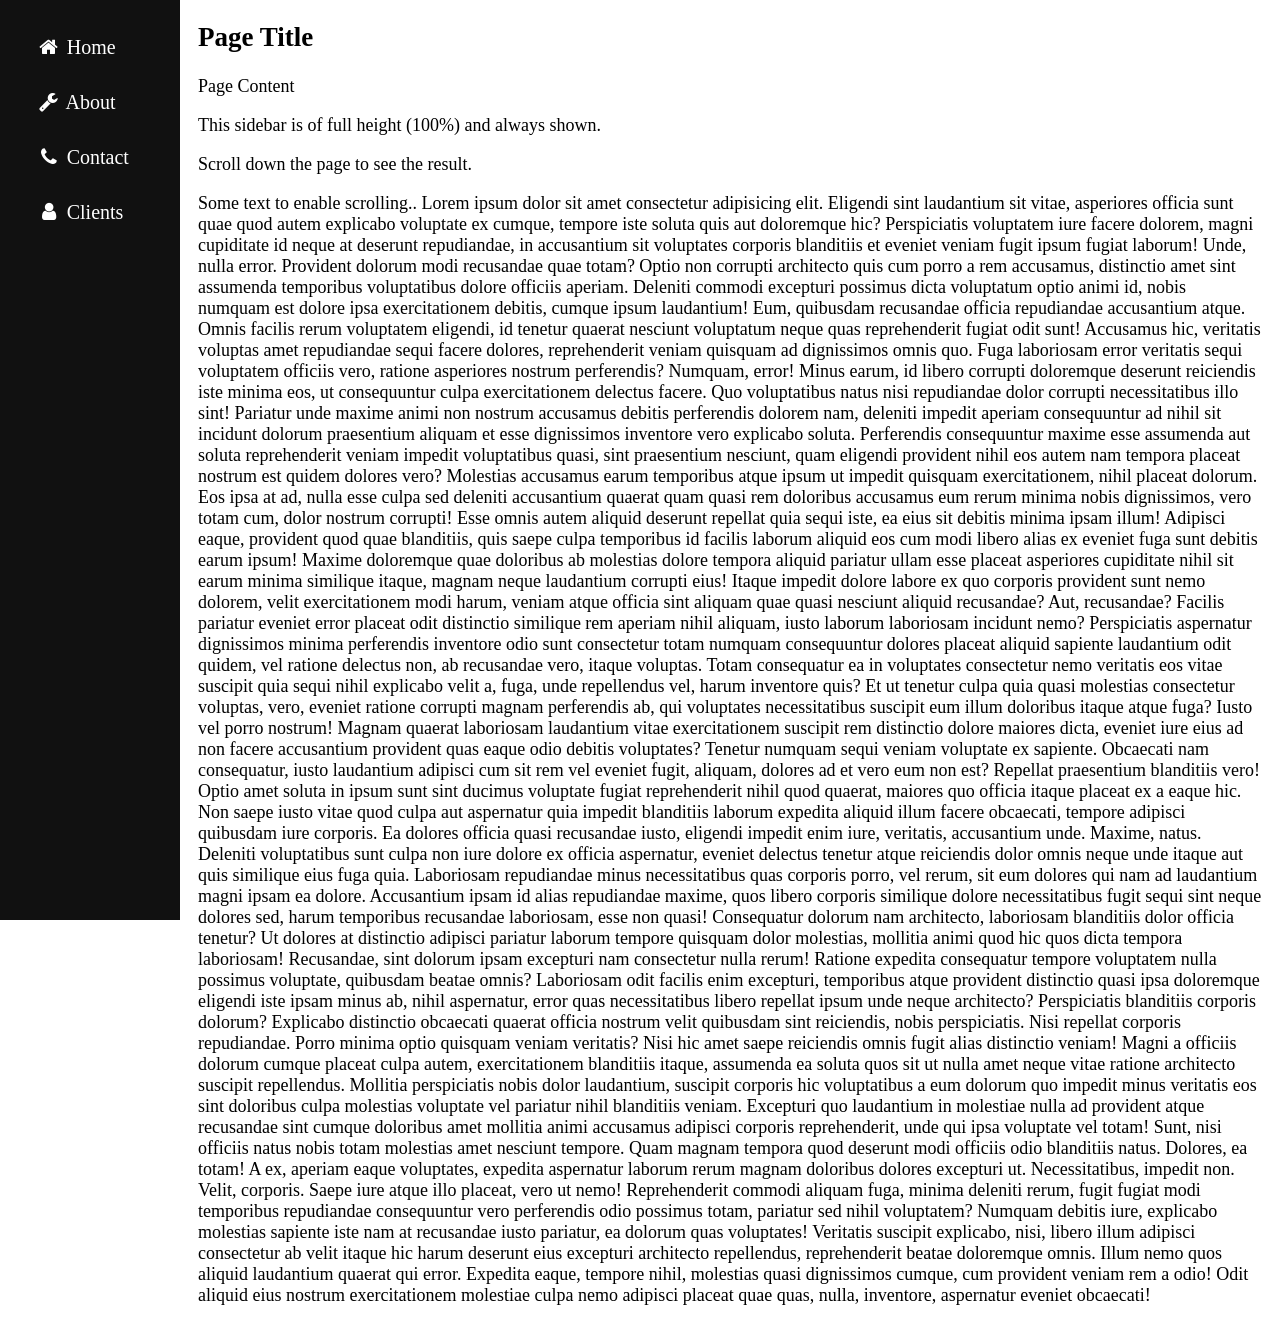
<file: sidebar/fixed-sidebar-full-height.html>
<!DOCTYPE html>
<html lang="en">
<head>
    <meta charset="UTF-8">
    <meta http-equiv="X-UA-Compatible" content="IE=edge">
    <meta name="viewport" content="width=device-width, initial-scale=1.0">
    <link rel="stylesheet" href="https://cdnjs.cloudflare.com/ajax/libs/font-awesome/4.7.0/css/font-awesome.min.css">
    <title>Fixed Sidebar with Full Height</title>
    <style>
        body {
            font-family:'Trebuchet MS';
        }
        .sidenav{
            height: 100%;
            width: 180px;
            background-color: #111;
            padding-top:20px;
            position: fixed;
            z-index: 1;
            top: 0;
            left: 0;
            overflow-x: hidden;
        }
        .sidenav a{
            padding: 16px 36px;
            display: block;
            color:#fff;
            font-size: 20px;
            text-decoration: none;
        }
        .sidenav a:hover {
            color: #cac0c0;
        }
        .main{
            margin-left: 180px;
            font-size: 18px;
            padding:0 10px;
        }
        @media screen and (max-width:450px){
            .sidenav {
                padding-top: 15px;
            }
            .sidenav a{
                font-size:18px;
            }
        }

        
    </style>
</head>
<body>
    <div class="sidenav">
        <a href="#home"><i class="fa fa-fw fa-home"></i> Home</a>
        <a href="#about"><i class="fa fa-fw fa-wrench"></i> About</a>
        <a href="#contact"><i class="fa fa-fw fa-phone"></i> Contact</a>
        <a href="#clients"><i class="fa fa-fw fa-user"></i> Clients</a>
    </div>
    <div class="main">
        <h2>Page Title</h2>
        <p>Page Content</p>
        <p>This sidebar is of full height (100%) and always shown.</p>
        <p>Scroll down the page to see the result.</p>
        <p>Some text to enable scrolling.. Lorem ipsum dolor sit amet consectetur adipisicing elit. Eligendi sint laudantium sit vitae, asperiores officia sunt quae quod autem explicabo voluptate ex cumque, tempore iste soluta quis aut doloremque hic? Perspiciatis voluptatem iure facere dolorem, magni cupiditate id neque at deserunt repudiandae, in accusantium sit voluptates corporis blanditiis et eveniet veniam fugit ipsum fugiat laborum! Unde, nulla error. Provident dolorum modi recusandae quae totam? Optio non corrupti architecto quis cum porro a rem accusamus, distinctio amet sint assumenda temporibus voluptatibus dolore officiis aperiam. Deleniti commodi excepturi possimus dicta voluptatum optio animi id, nobis numquam est dolore ipsa exercitationem debitis, cumque ipsum laudantium! Eum, quibusdam recusandae officia repudiandae accusantium atque. Omnis facilis rerum voluptatem eligendi, id tenetur quaerat nesciunt voluptatum neque quas reprehenderit fugiat odit sunt! Accusamus hic, veritatis voluptas amet repudiandae sequi facere dolores, reprehenderit veniam quisquam ad dignissimos omnis quo. Fuga laboriosam error veritatis sequi voluptatem officiis vero, ratione asperiores nostrum perferendis? Numquam, error! Minus earum, id libero corrupti doloremque deserunt reiciendis iste minima eos, ut consequuntur culpa exercitationem delectus facere. Quo voluptatibus natus nisi repudiandae dolor corrupti necessitatibus illo sint! Pariatur unde maxime animi non nostrum accusamus debitis perferendis dolorem nam, deleniti impedit aperiam consequuntur ad nihil sit incidunt dolorum praesentium aliquam et esse dignissimos inventore vero explicabo soluta. Perferendis consequuntur maxime esse assumenda aut soluta reprehenderit veniam impedit voluptatibus quasi, sint praesentium nesciunt, quam eligendi provident nihil eos autem nam tempora placeat nostrum est quidem dolores vero? Molestias accusamus earum temporibus atque ipsum ut impedit quisquam exercitationem, nihil placeat dolorum. Eos ipsa at ad, nulla esse culpa sed deleniti accusantium quaerat quam quasi rem doloribus accusamus eum rerum minima nobis dignissimos, vero totam cum, dolor nostrum corrupti! Esse omnis autem aliquid deserunt repellat quia sequi iste, ea eius sit debitis minima ipsam illum! Adipisci eaque, provident quod quae blanditiis, quis saepe culpa temporibus id facilis laborum aliquid eos cum modi libero alias ex eveniet fuga sunt debitis earum ipsum! Maxime doloremque quae doloribus ab molestias dolore tempora aliquid pariatur ullam esse placeat asperiores cupiditate nihil sit earum minima similique itaque, magnam neque laudantium corrupti eius! Itaque impedit dolore labore ex quo corporis provident sunt nemo dolorem, velit exercitationem modi harum, veniam atque officia sint aliquam quae quasi nesciunt aliquid recusandae? Aut, recusandae? Facilis pariatur eveniet error placeat odit distinctio similique rem aperiam nihil aliquam, iusto laborum laboriosam incidunt nemo? Perspiciatis aspernatur dignissimos minima perferendis inventore odio sunt consectetur totam numquam consequuntur dolores placeat aliquid sapiente laudantium odit quidem, vel ratione delectus non, ab recusandae vero, itaque voluptas. Totam consequatur ea in voluptates consectetur nemo veritatis eos vitae suscipit quia sequi nihil explicabo velit a, fuga, unde repellendus vel, harum inventore quis? Et ut tenetur culpa quia quasi molestias consectetur voluptas, vero, eveniet ratione corrupti magnam perferendis ab, qui voluptates necessitatibus suscipit eum illum doloribus itaque atque fuga? Iusto vel porro nostrum! Magnam quaerat laboriosam laudantium vitae exercitationem suscipit rem distinctio dolore maiores dicta, eveniet iure eius ad non facere accusantium provident quas eaque odio debitis voluptates? Tenetur numquam sequi veniam voluptate ex sapiente. Obcaecati nam consequatur, iusto laudantium adipisci cum sit rem vel eveniet fugit, aliquam, dolores ad et vero eum non est? Repellat praesentium blanditiis vero! Optio amet soluta in ipsum sunt sint ducimus voluptate fugiat reprehenderit nihil quod quaerat, maiores quo officia itaque placeat ex a eaque hic. Non saepe iusto vitae quod culpa aut aspernatur quia impedit blanditiis laborum expedita aliquid illum facere obcaecati, tempore adipisci quibusdam iure corporis. Ea dolores officia quasi recusandae iusto, eligendi impedit enim iure, veritatis, accusantium unde. Maxime, natus. Deleniti voluptatibus sunt culpa non iure dolore ex officia aspernatur, eveniet delectus tenetur atque reiciendis dolor omnis neque unde itaque aut quis similique eius fuga quia. Laboriosam repudiandae minus necessitatibus quas corporis porro, vel rerum, sit eum dolores qui nam ad laudantium magni ipsam ea dolore. Accusantium ipsam id alias repudiandae maxime, quos libero corporis similique dolore necessitatibus fugit sequi sint neque dolores sed, harum temporibus recusandae laboriosam, esse non quasi! Consequatur dolorum nam architecto, laboriosam blanditiis dolor officia tenetur? Ut dolores at distinctio adipisci pariatur laborum tempore quisquam dolor molestias, mollitia animi quod hic quos dicta tempora laboriosam! Recusandae, sint dolorum ipsam excepturi nam consectetur nulla rerum! Ratione expedita consequatur tempore voluptatem nulla possimus voluptate, quibusdam beatae omnis? Laboriosam odit facilis enim excepturi, temporibus atque provident distinctio quasi ipsa doloremque eligendi iste ipsam minus ab, nihil aspernatur, error quas necessitatibus libero repellat ipsum unde neque architecto? Perspiciatis blanditiis corporis dolorum? Explicabo distinctio obcaecati quaerat officia nostrum velit quibusdam sint reiciendis, nobis perspiciatis. Nisi repellat corporis repudiandae. Porro minima optio quisquam veniam veritatis? Nisi hic amet saepe reiciendis omnis fugit alias distinctio veniam! Magni a officiis dolorum cumque placeat culpa autem, exercitationem blanditiis itaque, assumenda ea soluta quos sit ut nulla amet neque vitae ratione architecto suscipit repellendus. Mollitia perspiciatis nobis dolor laudantium, suscipit corporis hic voluptatibus a eum dolorum quo impedit minus veritatis eos sint doloribus culpa molestias voluptate vel pariatur nihil blanditiis veniam. Excepturi quo laudantium in molestiae nulla ad provident atque recusandae sint cumque doloribus amet mollitia animi accusamus adipisci corporis reprehenderit, unde qui ipsa voluptate vel totam! Sunt, nisi officiis natus nobis totam molestias amet nesciunt tempore. Quam magnam tempora quod deserunt modi officiis odio blanditiis natus. Dolores, ea totam! A ex, aperiam eaque voluptates, expedita aspernatur laborum rerum magnam doloribus dolores excepturi ut. Necessitatibus, impedit non. Velit, corporis. Saepe iure atque illo placeat, vero ut nemo! Reprehenderit commodi aliquam fuga, minima deleniti rerum, fugit fugiat modi temporibus repudiandae consequuntur vero perferendis odio possimus totam, pariatur sed nihil voluptatem? Numquam debitis iure, explicabo molestias sapiente iste nam at recusandae iusto pariatur, ea dolorum quas voluptates! Veritatis suscipit explicabo, nisi, libero illum adipisci consectetur ab velit itaque hic harum deserunt eius excepturi architecto repellendus, reprehenderit beatae doloremque omnis. Illum nemo quos aliquid laudantium quaerat qui error. Expedita eaque, tempore nihil, molestias quasi dignissimos cumque, cum provident veniam rem a odio! Odit aliquid eius nostrum exercitationem molestiae culpa nemo adipisci placeat quae quas, nulla, inventore, aspernatur eveniet obcaecati!</p>
    </div>
</body>
</html>
</file>
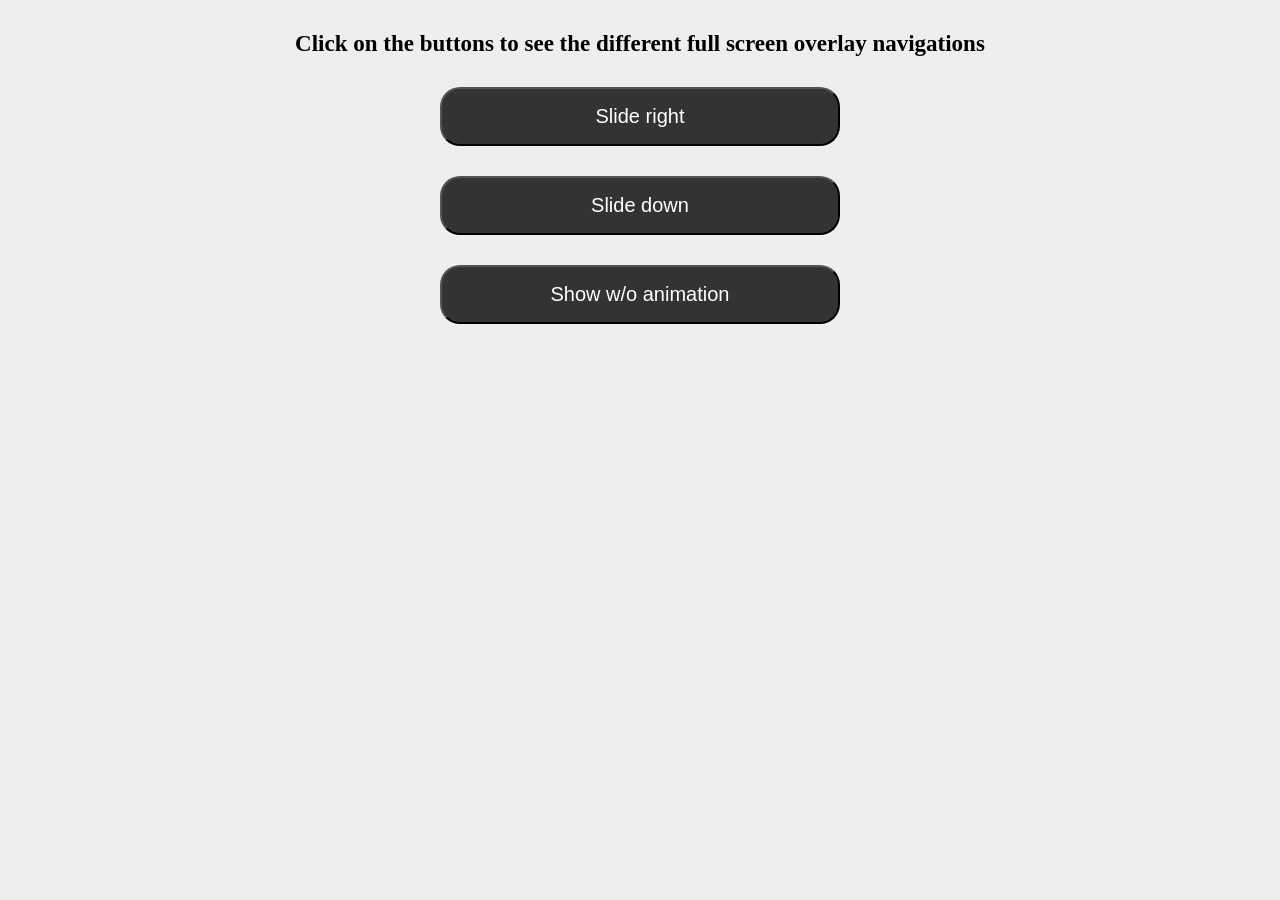
<file: sidebar/fullscreen-overlay-navigation.html>
<!DOCTYPE html>
<html lang="en">

<head>
    <meta charset="UTF-8">
    <meta http-equiv="X-UA-Compatible" content="IE=edge">
    <meta name="viewport" content="width=device-width, initial-scale=1.0">
    <title>Fullscreen Overlay Navigation</title>
    <style>
        body{
            background-color: #eee;
            display: flex;
            justify-content: center;
            align-items: center;
        }
        p{
            font-size: 23px;
            font-weight: bold;
        }
        .btn-primary {
            color:white;
            background-color: #333;
            padding:16px 20px;
            font-size: 20px;
            display: block;
            margin-bottom: 10px;
            border-radius: 20px;
            width:400px;
            margin: 30px auto;
        }
        .overlay {
            position: fixed;
            z-index: 1;
            top: 0;
            left: 0;
            background-color: rgb(0, 0, 0);
            background-color: rgba(0, 0, 0, 0.9);
            overflow-x: hidden;
            transition: 0.5s;
        }

        #nav1 {
            height: 100%;
            width: 0%;
        }

        #nav2 {
            height: 0%;
            width: 100%;
        }
        #nav3 {
            display: none;
            height: 100%;
            width: 100%;
        }

        .overlay-content {
            position: relative;
            top: 25%;
            width: 100%;
            text-align: center;
            margin-top: 30px;
        }

        .overlay-content a {
            padding: 8px;
            text-decoration: none;
            font-size: 36px;
            color: #818181;
            display: block;
            transition: 0.3s;
        }

        .overlay-content a:hover,
        .overlay a:focus {
            color: #f1f1f1;
        }

        .overlay .close-btn {
            position: absolute;
            top: 20px;
            right: 45px;
            font-size: 60px;
            text-decoration: none;
        }
        

        @media screen and (max-height: 450px) {
            .overlay a {
                font-size: 20px
            }

            .overlay .closebtn {
                font-size: 40px;
                top: 15px;
                right: 35px;
            }
        }
    </style>
</head>

<body>
    <div id="nav1" class="overlay">
        <a href="javascript:void(0)" class="close-btn" onclick="closeNav1()">&times;</a>
        <div class="overlay-content">
            <a href="#">About</a>
            <a href="#">Services</a>
            <a href="#">Clients</a>
            <a href="#">Contact</a>
        </div>
    </div>
    <div id="nav2" class="overlay">
        <a href="javascript:void(0)" class="close-btn" onclick="closeNav2()">&times;</a>
        <div class="overlay-content">
            <a href="#">About</a>
            <a href="#">Services</a>
            <a href="#">Clients</a>
            <a href="#">Contact</a>
        </div>
    </div>
    <div id="nav3" class="overlay">
        <a href="javascript:void(0)" class="close-btn" onclick="closeSlideWithoutAnimation()">&times;</a>
        <div class="overlay-content">
            <a href="#">About</a>
            <a href="#">Services</a>
            <a href="#">Clients</a>
            <a href="#">Contact</a>
        </div>
    </div>
    <div class="container" id="main">
        <p>Click on the buttons to see the different full screen overlay navigations</p>
        <button class="btn-primary" onclick="slideRight()">Slide right</button>
        <button class="btn-primary" onclick="slideDown()">Slide down</button>
        <button class="btn-primary" onclick="openSlideWithoutAnimation()">Show w/o animation</button>
    </div>

    <script>
        function slideRight() {
            document.getElementById('nav1').style.width = "100%";
        }

        function closeNav1() {
            document.getElementById('nav1').style.width = "0%";
        }
        function slideDown() {
            document.getElementById('nav2').style.height = "100%";
        }
        function closeNav2() {
            document.getElementById('nav2').style.height = "0%";
        }
        function openSlideWithoutAnimation() {
            document.getElementById('nav3').style.display = "block";
        }
        function closeSlideWithoutAnimation() {
            document.getElementById('nav3').style.display = "none";
        }
    </script>
</body>

</html>
</file>
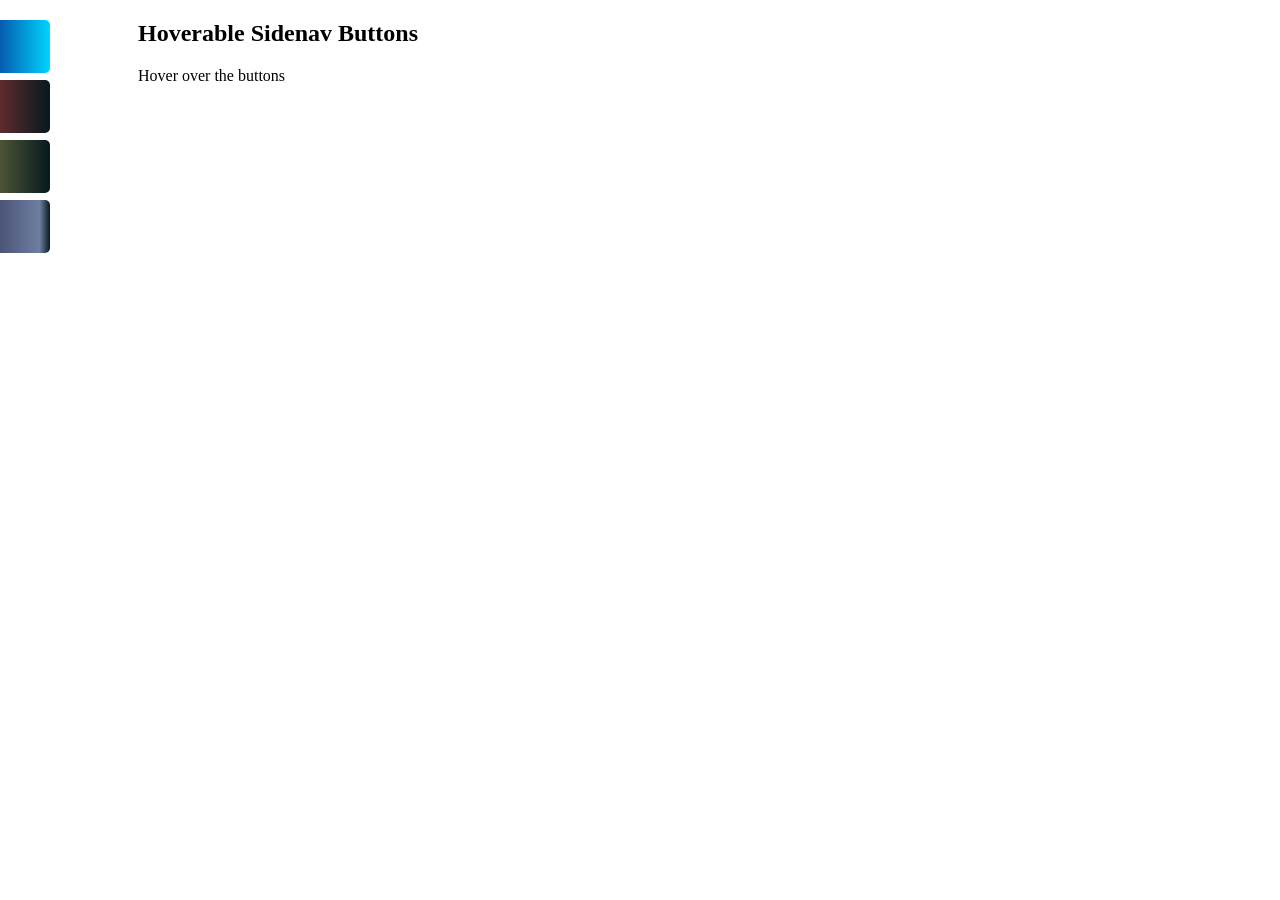
<file: sidebar/hoverable-sidebar.html>
<!DOCTYPE html>
<html lang="en">

<head>
    <meta charset="UTF-8">
    <meta http-equiv="X-UA-Compatible" content="IE=edge">
    <meta name="viewport" content="width=device-width, initial-scale=1.0">
    <title>Hoverable Sidebar</title>
    <style>
        .sidenav a {
            position: absolute;
            left: -80px;
            transition: 0.3s;
            padding: 15px;
            width: 100px;
            text-decoration: none;
            font-size: 20px;
            color: white;
            border-radius: 0 5px 5px 0;
            background-color: red;
        }

        .sidenav a:hover {
            left: 0;
        }

        #about {
            top: 20px;
            background: rgb(2, 0, 36);
            background: linear-gradient(90deg, rgba(2, 0, 36, 1) 0%, rgba(9, 9, 121, 1) 35%, rgba(0, 212, 255, 1) 100%);
        }

        #blog {
            top: 80px;
            background: rgb(2, 0, 36);
            background: linear-gradient(90deg, rgba(2, 0, 36, 1) 0%, rgba(168, 55, 55, 1) 30%, rgba(5, 26, 31, 1) 100%);
        }

        #projects {
            top: 140px;
            background: rgb(2, 0, 36);
            background: linear-gradient(90deg, rgba(2, 0, 36, 1) 0%, rgba(193, 177, 89, 1) 0%, rgba(5, 26, 31, 1) 100%);
        }

        #contact {
            top: 200px;
            background: rgb(2, 0, 36);
            background: linear-gradient(90deg, rgba(2, 0, 36, 1) 0%, rgba(110, 127, 161, 1) 92%, rgba(5, 26, 31, 1) 100%);
        }
        #main{
            margin-left: 130px;
        }
    </style>
</head>

<body>
    <div id="sideNav" class="sidenav">
        <a href="#" id="about">About</a>
        <a href="#" id="blog">Blog</a>
        <a href="#" id="projects">Projects</a>
        <a href="#" id="contact">Contact</a>
    </div>
    <div id="main">
        <h2>Hoverable Sidenav Buttons</h2>
        <p>Hover over the buttons</p>
      </div>
</body>

</html>
</file>
<file: hamburger-menu/css/style.css>
* {
    margin: 0;
    padding: 0;
    border: 0;
    vertical-align: baseline;
    background: transparent;
    font-weight: normal;
    text-decoration: none;
    outline: none;
    -webkit-box-sizing: border-box;
    -moz-box-sizing: border-box;
    box-sizing: border-box;
}
ol,
ul {
    list-style: none;
}
body {
    font-family: Arial, Helvetica, sans-serif;
    font-size: 17px;
    color: #1c2c40;
    overflow-x: hidden;
    min-width: 320px;
    font-weight: 400;
}
header {
    width: 90%;
    margin: 0 auto;
    display: -webkit-flex;
    display: -moz-flex;
    display: -ms-flex;
    display: -o-flex;
    display: flex;
    justify-content: space-between;
    height: 100px;
    align-items: center;
    position: relative;
}
header h1.left {
    width: 100px;
}
header h1.left a {
    width: 100%;
    display: block;
}
header h1.left a img {
    width: 100%;
    display: block;
}
header nav.menu {
}
header nav.menu ul {
    display: -webkit-flex;
    display: -moz-flex;
    display: -ms-flex;
    display: -o-flex;
    display: flex;
}
header nav.menu ul li {
    margin-right: 35px;
}
header nav.menu ul li:last-child {
    margin-right: 0;
}
header nav.menu ul li a {
    font-size: 16px;
    font-weight: bold;
    color: #222;
}
#menu-icon {
    display: none;
    width: 35px;
}
#menu-icon img {
    width: 100%;
    display: block;
}
#mobile-menu {
    /*display: none;*/
}

#mobile-menu {
    position: fixed;
    top: 0;
    right: -280px;
    background: #fff;
    padding: 30px;
    z-index: 2;
    bottom: 0;
    width: 280px;
    padding-top: 40px;
    transition: all 0.4s ease-in;
}
span.overlay {
    background: rgba(0, 0, 0, 0.6);
    top: 0;
    left: 0;
    right: 0;
    bottom: 0;
    position: fixed;
    z-index: 1;
    display: none;
}
span.close {
    position: fixed;
    right: 300px;
    top: 40px;
    width: 32px;
    height: 32px;
    display: block;
    cursor: pointer;
    z-index: 2;
    display: none;
}
span.close img {
    display: block;
    width: 100%;
}
span.close.active {
    display: block;
}
#mobile-menu.active {
    right: 0;
}
span.overlay.active {
    display: block;
}
#mobile-menu ul li {
    margin-bottom: 20px;
}
#mobile-menu ul li:last-child {
    margin-bottom: 0;
}
#mobile-menu ul li a {
    font-size: 16px;
    font-weight: bold;
    color: #222;
    display: block;
}
@media all and (max-width: 980px) {
    #menu-icon {
        display: block;
    }
    span.close {
        display: none;
    }
    span.close:active {
        display: block;
    }
    header nav.menu {
        display: none;
    }
}
</file>
<file: main section/css/style.css>
* {
	margin: 0;
	padding: 0;
	border: 0;
	vertical-align: baseline;
	background: transparent;
	font-weight: normal;
	text-decoration: none;
	outline: none;
	-webkit-box-sizing: border-box;
	-moz-box-sizing: border-box;
	box-sizing: border-box;
}
ol, ul {
	list-style: none;
}
del {
	text-decoration: line-through;
}
body {
	font-family: "Circular-Std-Regular", Arial, Helvetica, sans-serif;
	font-size: 17px;
	color: #282A39;
	overflow-x: hidden;
	min-width: 320px;
	font-weight: 400;	

}
input,textarea,select{
	font-family: "Circular-Std-Regular", Arial, Helvetica, sans-serif;
	font-weight: 400;
}

a{
	color: #282A39;
}
a:hover,.submit:hover{
	filter: alpha(opacity = 85);
	-moz-opacity: 0.85;
	-khtml-opacity: 0.85;
	opacity: 0.85;
}
.thumb{
	display: block;
}
.thumb img{
	display: block;
	width:100%;
}
p{
	line-height:1.6em;
	font-size: 16px;
	font-family: "Circular-Std-Regular", Arial;
	font-weight: 400;
}
.hidden{
	display:none;
}
br.clear {
	clear: both;
	line-height: 0;
}
.wrapper {
	width: 90%;
	margin: 0 auto;
	max-width:1400px;
}
@font-face {
	font-family: 'Circular-Std-Regular';
	src:url('../fonts/CircularStd-Regular.woff2') format('woff2');
	src:url('../fonts/CircularStd-Regular.woff') format('woff');
	font-style: normal;
}
@font-face {
    font-family: 'Circular-Std-Bold';
    src: url("../fonts/CircularStd-Bold.woff2") format("woff2");
    src: url("../fonts/CircularStd-Bold.woff") format("woff");
    font-style: normal
}
div{
	height: 90vh;
	margin: 10px;
}
#main{	
	background: #fff2fd;
	height: 100vh;	
}
#main .wrapper{
	display: flex;
	justify-content: flex-start;
	align-items: center;
}
#main .first-box{
	display: flex;
	flex-direction: column;
}
#main .first-box .top h1{
	color: #282A39;
	font-size: 34px;
	font-weight: 200;
	font-family: Circular-Std-Bold;
	padding: 4% 0 8%;
}
#main .first-box .bottom{
	display: flex;
	flex-direction: column;
	justify-content:flex-end;
	margin-left: 8%;
}
#main .first-box .bottom img{
	width: 300px;
	height: 200px;
	margin: 0 auto;
}
#main .first-box .bottom h2{
	color: #282A39;
	font-size: 24px;
	width: 80%;
	font-family: Circular-Std-Regular;
	text-align:left;
	margin-bottom: 20px;
}
#main .first-box .bottom p{
	color: #686674;
	font-size: 19px;
	font-family: Circular-Std-Regular;
}

#main .second-box{
	display: flex;
	flex-direction: column;
	justify-content: center;
	align-items: center;
	padding: 0 0 3% 0;
}
#main .second-box img{
	width: 300px;
	height: 300px;
	margin: 0 auto;
}
#main .second-box h2{
	color: #282A39;
	font-size: 24px;
	width: 80%;
	text-align:left;
	margin-bottom: 20px;
	font-family: Circular-Std-Regular;
	
}
#main .second-box p{
	color: #686674;
	font-size: 19px;
	width: 79%;
	font-family: Circular-Std-Regular;
}
#main .third-box{
	display: flex;
	flex-direction: column;
	justify-content: flex-start;
	align-items: center;
	padding: 3% 0 5% 0;
}

#main .third-box img{
	width: 140px;
	height: 200px;
	margin: 0 auto;
	margin-bottom: 20px;

}
#main .third-box h2{
	color: #282A39;
	font-size: 24px;
	width: 83%;
	text-align:left;
	font-family: Circular-Std-Regular;
	margin-bottom: 20px;
	
}
#main .third-box p{
	color: #686674;
	font-size: 19px;
	width: 80%;
	font-family: Circular-Std-Regular;
}
</file>
<file: 4 card features/style.css>
body{
    background:#E6EFF6;
}
#features .wrapper{
    max-width: 1600px;
    margin: 0 auto;
    width: 90%;
    font-family: 'Ubuntu', sans-serif;
    box-shadow: rgba(17, 17, 26, 0.05) 0px 4px 16px, rgba(17, 17, 26, 0.05) 0px 8px 32px;
}
#features .header{
    text-align: center;
    padding-top: 20px;
    padding-bottom:40px;
}
#features .header h1{
    font-weight: 100;
}
#features .header h2{
    font-weight: bold;
    color:#505163;
    font-size: 30px;
}
#features .header p{
    line-height:24px;
    color: grey;
}
#features .card-container{
    display: flex;
    justify-content: center;
    align-items: center;
}
#features .card-container .left{
    display: flex;
    flex-direction: column;
}
#features .card-container .left .card{
    background:#fff;
    border-top: 4px solid #45D2D1;
    padding:40px;
    width: 280px;
    margin-right: 30px;
    box-shadow: rgba(50, 50, 93, 0.25) 0px 13px 27px -5px, rgba(0, 0, 0, 0.3) 0px 8px 16px -8px;
    border-radius:10px;
}
#features .card-container .left .card p{
    color: rgb(133, 125, 125);
    margin-bottom: 30px;
    line-height: 24px;
}
#features .card-container .left .card .img-container{
    display: flex;
    justify-content: flex-end;
}
#features .card-container .middle{
    display: flex;
    flex-direction: column;
}
#features .card-container .middle .card{
    background:#fff;
    border-top: 4px solid #EA5353;
    padding:40px;
    width: 280px;
    margin-right: 30px;
    margin-bottom:30px;
    box-shadow: rgba(50, 50, 93, 0.25) 0px 13px 27px -5px, rgba(0, 0, 0, 0.3) 0px 8px 16px -8px;
    border-radius:10px;
}

#features .card-container .middle .card p{
    color: rgb(133, 125, 125);
    margin-bottom: 30px;
    line-height: 24px;
}
#features .card-container .middle .card .img-container{
    display: flex;
    justify-content: flex-end;
}
#features .card-container .middle .mid-second-card{
    border-top: 4px solid #FBAD4A;
    box-shadow: rgba(50, 50, 93, 0.25) 0px 13px 27px -5px, rgba(0, 0, 0, 0.3) 0px 8px 16px -8px;
    border-radius:10px;
}   
#features .card-container .right{
    display: flex;
    flex-direction: column;
}
#features .card-container .right .card{
    background:#fff;
    border-top: 4px solid #579DE8;
    padding:40px;
    width: 280px;
    box-shadow: rgba(50, 50, 93, 0.25) 0px 13px 27px -5px, rgba(0, 0, 0, 0.3) 0px 8px 16px -8px;
    border-radius:10px;
}
#features .card-container .right .card p{
    color: rgb(133, 125, 125);
    margin-bottom: 30px;
    line-height: 24px;
}
#features .card-container .right .card .img-container{
    display: flex;
    justify-content: flex-end;
}
</file>
<file: coming soon page/style.css>
body{
    background:#F0F0F0;
}
.main .wrapper{
    max-width: 1400px;
    margin:60px auto;
    width:100%;
    display: flex;
    font-family: 'Ubuntu', sans-serif;
    box-shadow: rgba(17, 17, 26, 0.05) 0px 4px 16px, rgba(17, 17, 26, 0.05) 0px 8px 32px;
    background-image:url('./images/bg-pattern-desktop.svg');
    background-position: center;
    background-size: cover;
}
.main .left{
    width:60%;
    padding:5% 5% 8%;
}
.main .left h1{
    font-size: 58px;
    letter-spacing: 20px;
}
.main .left h1 span{
    color: #B99FA0;
}
.main .left p{
    color: #B99FA0;
    font-size: 14px;
    letter-spacing:2px;
    max-width: 500px;
}
.main .left .form-container{
    margin-top:50px;
    display: flex;
}
.main .left .form-container input{
    border-radius: 30px;
    padding: 16px 24px;
    width: 400px;
    border: 1px solid #B99FA0 ;
}
.main .left .form-container a.button{
    border-radius: 30px;
    padding: 16px 24px;
    width: 40px;
    background: linear-gradient(to bottom, #ff6699 0%, #ff99cc 100%);
    border: 1px solid #B99FA0 ;
    text-align: center;
    margin-left:-60px;
}
.main .right{
    width: 40%;
}
</file>
<file: price/style.css>
body{
    background:#E6EFF6;
}
#price .wrapper{
    max-width: 900px;
    margin: 100px auto;
    width: 90%;
    font-family: 'Ubuntu', sans-serif;
    box-shadow: rgba(17, 17, 26, 0.05) 0px 4px 16px, rgba(17, 17, 26, 0.05) 0px 8px 32px;
}
.top{
    padding: 40px;
    background:#fff;
    border-top-left-radius: 10px;
    border-top-right-radius: 10px;
}
.top h2{
    color: #36A9A4;
}
.top h3{
    color: #BCCD65;
}
.top p{
    color: #ADB0B5;
    line-height:24px;
}
.bottom{
    display: flex;
    width: 100%;    
}
.bottom .left{
    background-color:#37B3B1;
    width:50%;
    color: #fff;
    padding: 40px;
    border-bottom-left-radius: 10px;
}
.bottom .left .price-title{
    display: flex;
}
.bottom .left .price-title span{
    font-size:42px;
    font-weight: bold;
}
.bottom .left .price-title h3{
    display: inline-block;
    color:#66dce2;

}
.bottom .left a.button{
    color:#fff;
    width:240px;
    padding: 16px 24px;
    background: #BFDF32;
    display: inline-block;
    text-decoration: none;
    text-align: center;
    border-radius: 10px;
    font-weight: bold;
    box-shadow: rgba(0, 0, 0, 0.45) 0px 25px 20px -20px;
}
.bottom .right{
    background-color:#4ABEBD;
    width:50%;
    color: #fff;
    padding: 40px;
    border-bottom-right-radius: 10px;
}
.bottom .right li{
    list-style: none;
    margin-bottom: 8px;
    color:#b9ebee;
}
</file>
